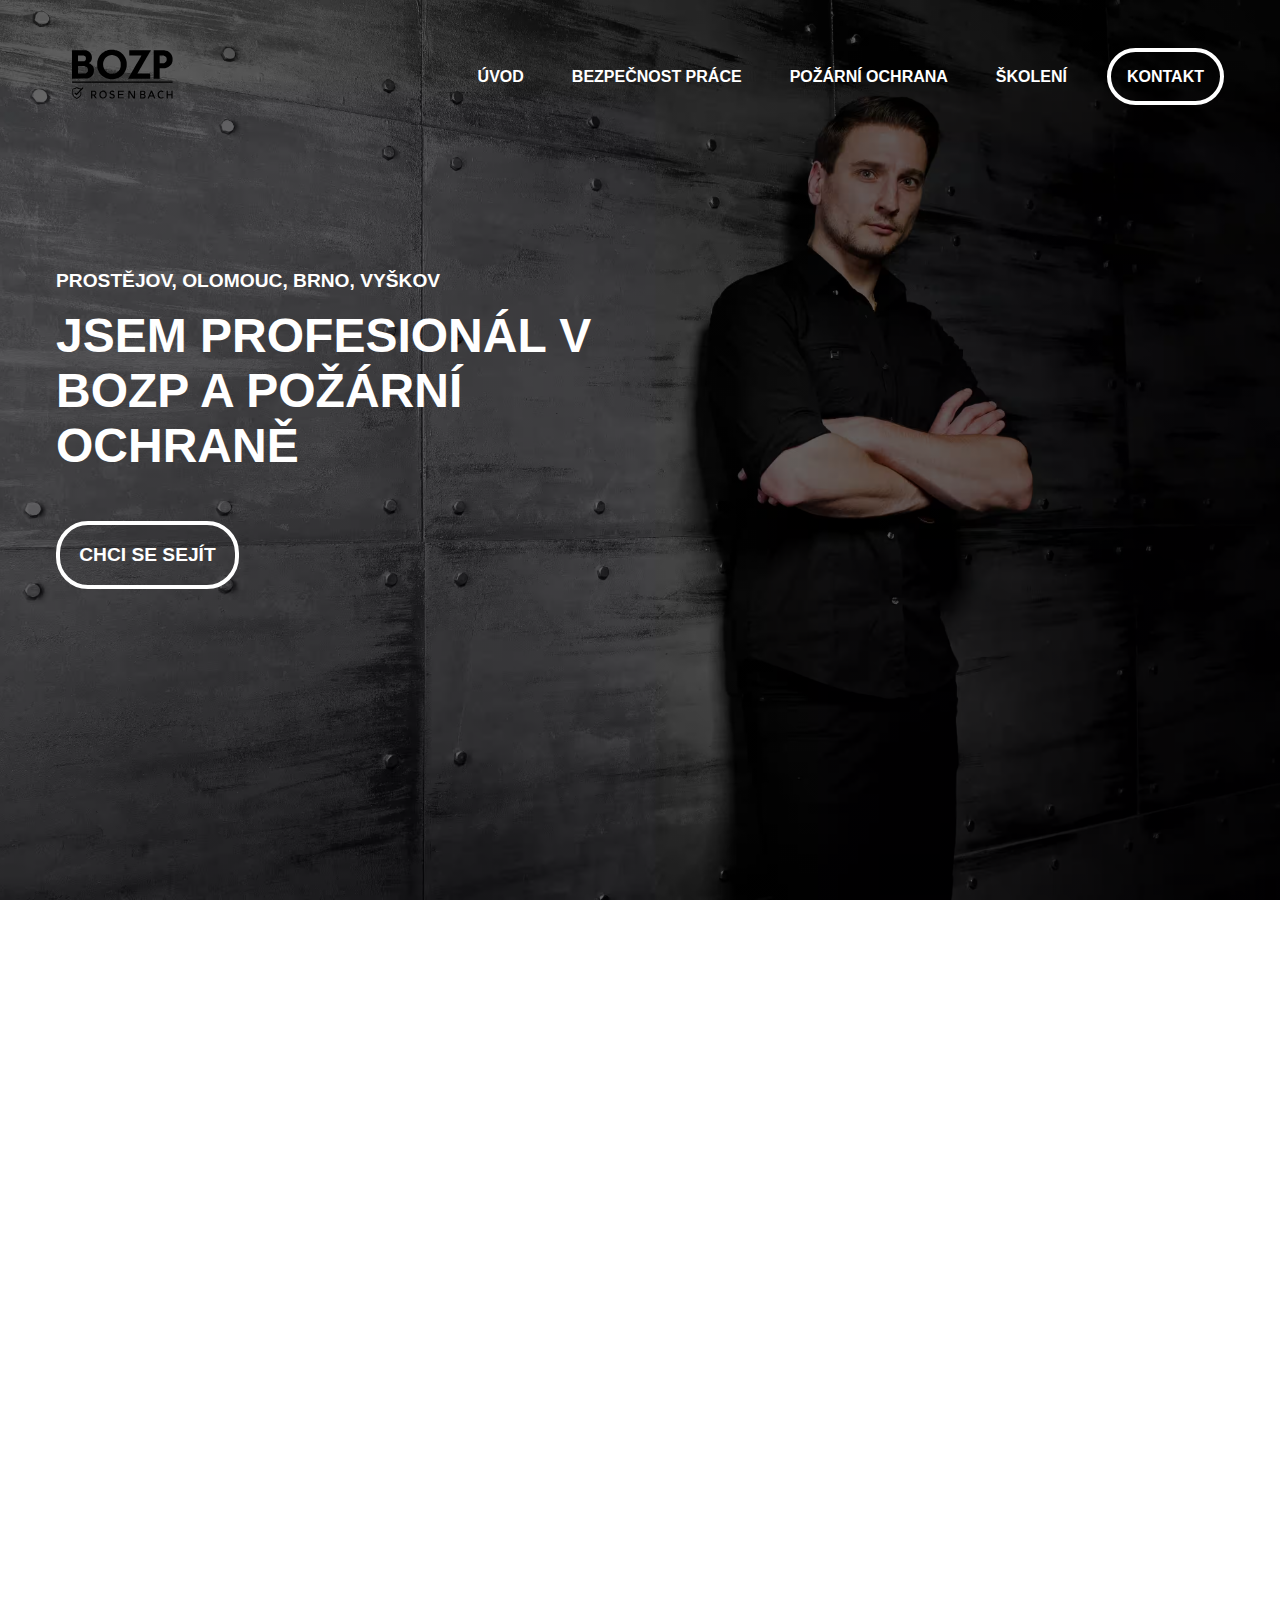
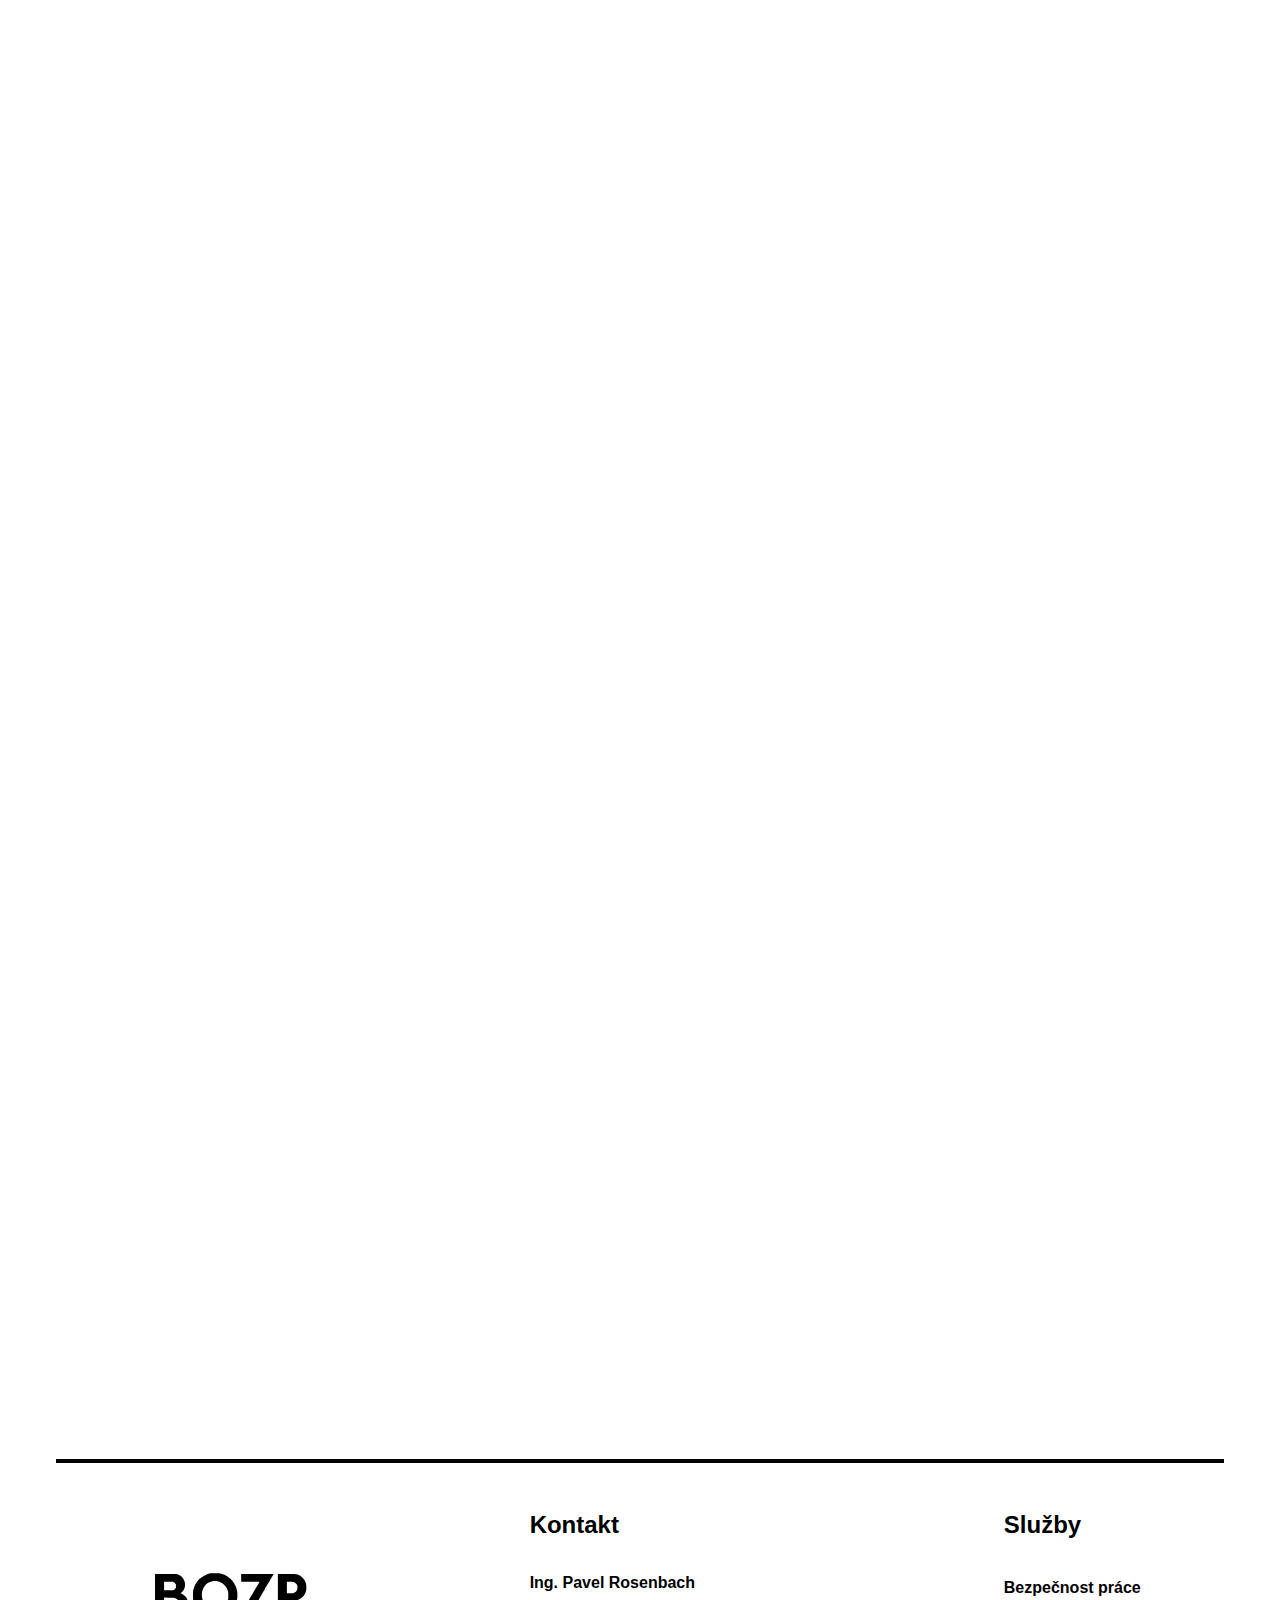
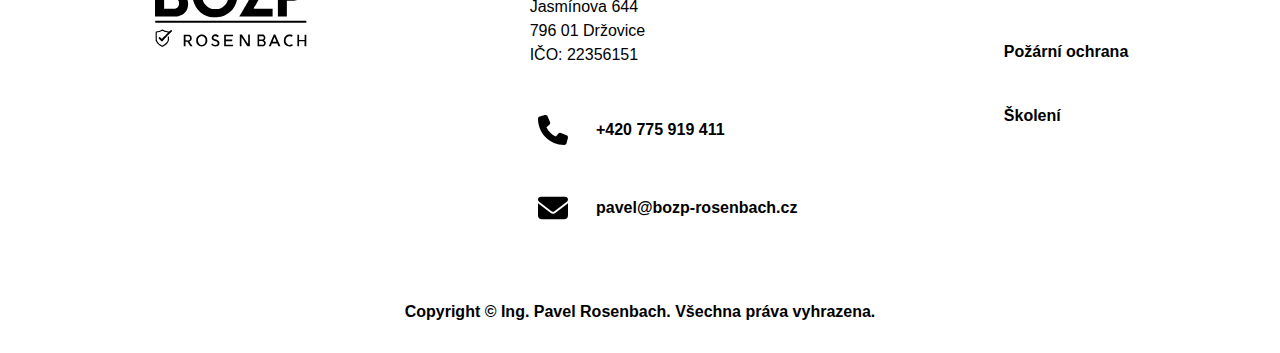
<file: index.html>
<!DOCTYPE html>
<html lang="cs">

<head>
    <meta charset="UTF-8">
    <meta name="viewport" content="width=device-width, initial-scale=1.0">
    <!-- <meta name="description" content="Zubní ordinace společnosti DENTEFECT s.r.o. v Přelouči. MUDr. Jiří Prokopec"> -->
    <meta name="robots" content="noindex, nofollow">
    <!-- <meta name="author" content="MUDr. Jiří Prokopec"> -->
    <!-- <title>Zubní ordinace MUDr. Jiří Prokopec v Přelouči | DENTEFECT s.r.o.</title> -->
    <!-- <link rel="preload" as="image" href="img/main-photo.avif"> -->
    <!-- <link rel="icon" href="img/dentefect.webp" type="image/webp"> -->
    <link rel="stylesheet" href="css/styly.css">
    <!-- <link rel="stylesheet" href="css/queries.css"> -->
    <!-- <link rel="canonical" href="https://www.dentefect.cz/"> -->

</head>
<body>
    <header class="wrapper">
        <div class="main-photo">
            <div class="row">
            <nav id="nav-bar" class="navbar">
                <a href="index.html" class="logo">
                    <img src="img/logo-black.svg" fetchpriority="high" loading="eager" width="150" height="150" alt="Rosenbach logo, na hlavní stránku">
                </a>
                <ul class="nav">
                    <li><a href="index.html">Úvod</a></li>
                    <li><a href="bezpecnost-prace.html">Bezpečnost práce</a></li>
                    <li><a href="pozarni-ochrana.html">Požární ochrana</a></li>
                    <li><a href="skoleni.html">Školení</a></li>
                    <li><a href="kontakt.html" class="coat">Kontakt</a></li>
                </ul>
                <button class="btn-mobile-nav" title="Menu">
                    <img src="img/menu-white.svg" class="icon-mobile-nav" name="menu" aria-hidden="true" fetchpriority="high" loading="eager" width="30" height="30" alt="ikona menu, otevřít"></img>
                    <img fetchpriority="low" loading="lazy" src="img/close.svg" class="icon-mobile-nav" name="close" aria-hidden="true" width="30" height="30" alt="ikona menu, zavřít"></img>
                </button>
            </nav>
            <div class="main-text">
                <p class="intro-text cities">Prostějov, Olomouc, Brno, Vyškov</p>
                <h1 class="introduction">Jsem profesionál v BOZP a požární ochraně</h1>
                <a href="kontakt.html" class="cta">Chci&nbsp;se&nbsp;sejít</a>
            </div>
            </div>
        </div>
    </header>

    <main class="wrapper">
        <!-- ABOUT-HELP -->
        <section class="about-help row">
            <div class="heading-main hidden">
                <h2>S čím vám mohu pomoci?</h2>
            </div>
            <div class="type-of-help hidden">
                <a class="help-box one" href="bezpecnost-prace.html">
                    <h3>Bezpečnost práce<br>(BOZP)</h3>
                    <p>Pomohu Vám zajistit bezpečnost a ochranu zdraví při práci dle zákona. Nabízím vypracování a aktualizaci dokumentace BOZP, kategorizaci prací, analýzu a vyhodnocení rizik, provádění kontrol pracovišť a poradenství v oblasti prevence. Pomohu v případě mimořádných událostí a během kontrol z Oblastního inspektorátu práce.</p>
                    <!-- <img src="img/shield-black.svg" fetchpriority="low" loading="lazy" width="120" height="120" alt=""> -->
                    <svg xmlns="http://www.w3.org/2000/svg" width="100" height="100" viewBox="0 0 512 512"><!--!Font Awesome Free 6.7.2 by @fontawesome - https://fontawesome.com License - https://fontawesome.com/license/free Copyright 2025 Fonticons, Inc.--><path d="M256 0c4.6 0 9.2 1 13.4 2.9L457.7 82.8c22 9.3 38.4 31 38.3 57.2c-.5 99.2-41.3 280.7-213.6 363.2c-16.7 8-36.1 8-52.8 0C57.3 420.7 16.5 239.2 16 140c-.1-26.2 16.3-47.9 38.3-57.2L242.7 2.9C246.8 1 251.4 0 256 0zm0 66.8l0 378.1C394 378 431.1 230.1 432 141.4L256 66.8s0 0 0 0z" fill="currentColor"/></svg>
                </a>
                <a class="help-box two" href="pozarni-ochrana.html">
                    <h3>Požární ochrana<br>(PO)</h3>
                    <p>Postarám se o požární ochranu vašeho pracoviště v souladu s platnými předpisy. Nabízím zpracování požární dokumentace, provádění pravidelných kontrol, odborné poradenství a zajištění požárních revizí. Pomohu s přípravou na kontrolu i se samotnou kontrolou z Hasičského záchranného sboru.</p>
                    <svg class="flame" xmlns="http://www.w3.org/2000/svg" width="100" height="100" viewBox="0 0 384 512"><!--!Font Awesome Free 6.7.2 by @fontawesome - https://fontawesome.com License - https://fontawesome.com/license/free Copyright 2025 Fonticons, Inc.--><path d="M153.6 29.9l16-21.3C173.6 3.2 180 0 186.7 0C198.4 0 208 9.6 208 21.3V43.5c0 13.1 5.4 25.7 14.9 34.7L307.6 159C356.4 205.6 384 270.2 384 337.7C384 434 306 512 209.7 512H192C86 512 0 426 0 320v-3.8c0-48.8 19.4-95.6 53.9-130.1l3.5-3.5c4.2-4.2 10-6.6 16-6.6C85.9 176 96 186.1 96 198.6V288c0 35.3 28.7 64 64 64s64-28.7 64-64v-3.9c0-18-7.2-35.3-19.9-48l-38.6-38.6c-24-24-37.5-56.7-37.5-90.7c0-27.7 9-54.8 25.6-76.9z" fill="currentColor"/></svg>
                </a>
                <a class="help-box last" href="skoleni.html">
                    <h3>Školení<br><br></h3>
                    <p>Zajišťuji školení zaměstnanců i vedoucích pracovníků v oblasti BOZP a PO v souladu s platnou legislativou. Nabízím vstupní, opakovaná i specializovaná školení, která probíhají s důrazem na srozumitelnost a praktické využití.</p>
                   <!-- <img src="img/shield.svg" fetchpriority="low" loading="lazy" width="120" height="120" alt=""> -->
                   <svg xmlns="http://www.w3.org/2000/svg" width="100" height="100" viewBox="0 0 448 512"><!--!Font Awesome Free 6.7.2 by @fontawesome - https://fontawesome.com License - https://fontawesome.com/license/free Copyright 2025 Fonticons, Inc.--><path d="M96 0C43 0 0 43 0 96L0 416c0 53 43 96 96 96l288 0 32 0c17.7 0 32-14.3 32-32s-14.3-32-32-32l0-64c17.7 0 32-14.3 32-32l0-320c0-17.7-14.3-32-32-32L384 0 96 0zm0 384l256 0 0 64L96 448c-17.7 0-32-14.3-32-32s14.3-32 32-32zm32-240c0-8.8 7.2-16 16-16l192 0c8.8 0 16 7.2 16 16s-7.2 16-16 16l-192 0c-8.8 0-16-7.2-16-16zm16 48l192 0c8.8 0 16 7.2 16 16s-7.2 16-16 16l-192 0c-8.8 0-16-7.2-16-16s7.2-16 16-16z" fill="currentColor"/></svg>
                </a>
            </div>
        </section>
        <section class="about me row">
            <div class="article">
                <div class="text hidden-left">
                    <h3>O mně</h3>
                    <article>
                        <p>Jmenuji se <span class="bold-text">Pavel Rosenbach</span> a působím jako <span class="bold-text">Odborně způsobilá osoba v prevenci rizik (OZO)</span> dle §10 zákona č. 309/2006 Sb. a <span class="bold-text">Technik požární ochrany (PO)</span> dle §11 zákona č. 133/1985 Sb. Bezpečnost a prevence rizik jsou oblastmi, kterým se věnuji dlouhodobě. Po mnoho let jsem pracoval na vedoucí pozici v prostředí, kde bylo klíčové předcházet rizikům a přijímat účinná opatření k jejich minimalizaci. Díky těmto zkušenostem nyní pomáhám firmám i jednotlivcům zajistit bezpečné a legislativně vyhovující pracovní prostředí.</p>
                    </article>
                </div>
                <img class="hidden-right" src="img/skoleni.avif" fetchpriority="low" loading="lazy" width="456" height="341" alt="ordinace dentefect">
            </div>
        </section>
        <!-- WHY-ME -->
        <section class="why-me">
            <div class="row">
                <div class="heading-main hidden">
                    <h2>Proč si vybrat zrovna mě</h2>
                </div>
                <div class="text hidden">
                    <article>Ve světě bezpečnosti a požární ochrany neexistuje univerzální řešení – každé pracoviště má svá specifika a vyžaduje individuální přístup. Právě na ten kladu největší důraz. Nabízím <span class="bold-text">flexibilitu</span>, abych se přizpůsobil vašim potřebám, <span class="bold-text">transparentnost</span>, aby bylo vše jasné a srozumitelné, a <span class="bold-text">osobní přístup</span>, protože vím, že prevence není jen o papírech, ale o reálném bezpečí lidí i majetku. Se mnou získáte spolehlivého partnera, který se postará o vaši bezpečnost efektivně a v souladu s platnou legislativou.</article>
                </div>
                <div class="type-of-help">
                    <div class="why-me-box">
                        <img src="img/flexible.svg" fetchpriority="low" loading="lazy" width="76" height="76" alt="">
                        <div class="box-text">
                            <h3>Flexibilita</h3>
                            <p>Přizpůsobím se Vašim časovým i provozním možnostem. Nabízím individuální řešení na míru, ať už jde o dokumentaci, kontroly nebo školení.</p>
                        </div>
                    </div>
                    <div class="why-me-box">
                        <img src="img/transparency.svg" fetchpriority="low" loading="lazy" width="76" height="76" alt="">
                        <div class="box-text">
                            <h3>Transparentnost</h3>
                            <p>Jednám na rovinu a bez skrytých podmínek. Vždy víte, co a proč dělám, a máte jasný přehled o všech krocích i nákladech.</p>
                        </div>
                    </div>
                    <div class="why-me-box last">
                        <img src="img/inovation.svg" fetchpriority="low" loading="lazy" width="76" height="76" alt="">
                        <div class="box-text">
                            <h3>Inovace</h3>
                            <p>Sleduji nejnovější legislativní změny a moderní přístupy. Díky tomu vám mohu nabídnout efektivní řešení, která odpovídají aktuálním požadavkům a trendům v prevenci rizik.</p>
                        </div>
                    </div>
                </div>
            </div>
        </section>
    </main>
    <footer>
        <div class="row">
            <div class="footer-content">
                <a href="index.html" class="footer-logo"><img src="img/logo-black.svg" fetchpriority="low" loading="lazy" width="200" height="200" alt="Rosenbach logo, na hlavní stránku"></a>
                <div class="contact-column">
                    <h3>Kontakt</h3>
                    <div class="info">  
                        <p><strong>Ing. Pavel Rosenbach</strong></p>
                        <p>Jasmínova 644</p>
                        <p>796 01 Držovice</p>
                        <p>IČO: 22356151</p>
                    </div>
                    <img fetchpriority="low" loading="lazy" src="img/phone.svg" alt="telefon ikona" width="46" height="30">
                    <a href="callto:+420775919411">+420 775 919 411</a>
                    <img fetchpriority="low" loading="lazy" src="img/envelope.svg" alt="obálka ikona" width="46" height="30">
                    <a href="mailto:pavel@bozp-rosenbach.cz">pavel@bozp-rosenbach.cz</a>
                </div>
                <div class="offers-column">
                    <h3>Služby</h3>
                    <a href="bezpecnost-prace.html">Bezpečnost práce</a>
                    <a href="pozarni-ochrana.html">Požární ochrana</a>
                    <a href="skoleni.html">Školení</a>
                </div>
            </div>
            <p class="copyright">Copyright &copy; Ing. Pavel Rosenbach. Všechna práva vyhrazena.</p>
            <!-- <div class="author">
                <a href="https://www.linkedin.com/in/ivan-bastl-85846b306/" target="_blank">B_webdesign</a>
            </div> -->
        </div>
    </footer>
    <script src="js/script.js" async></script>
</body>
</html>
</file>
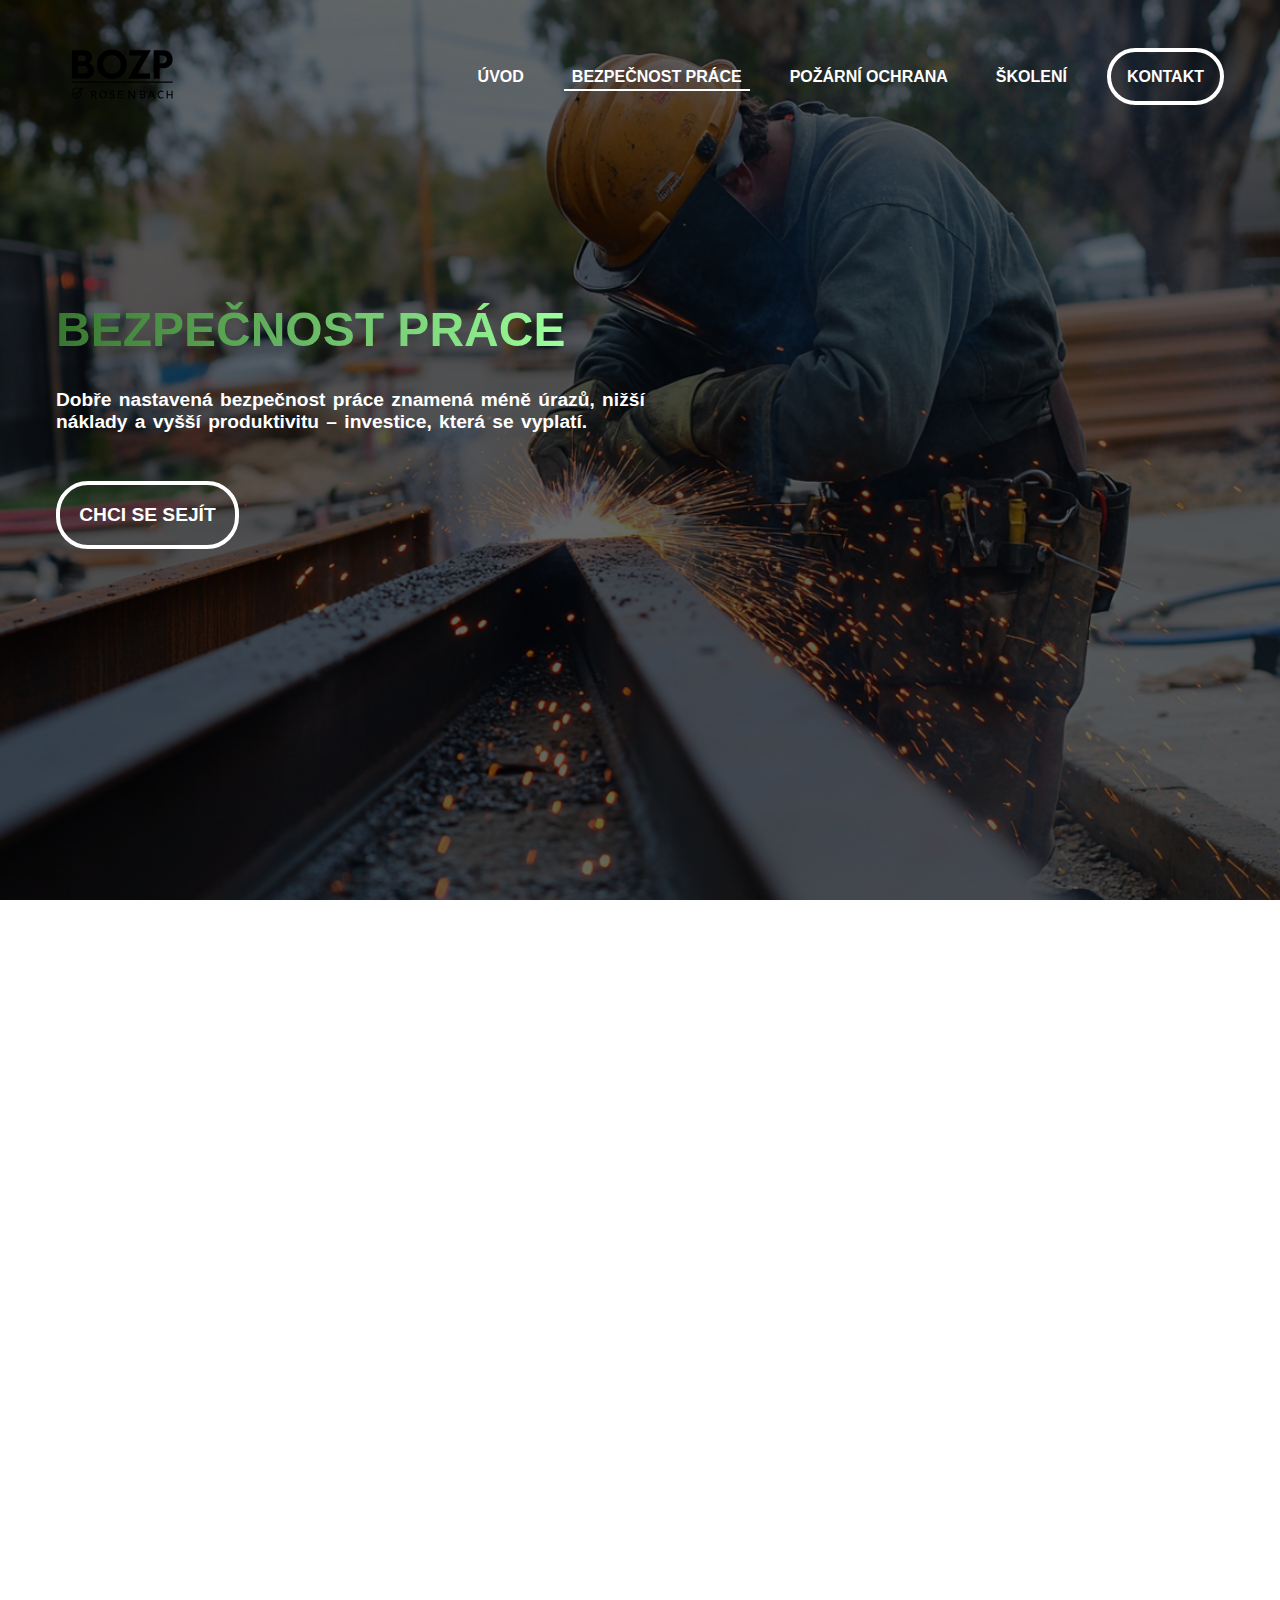
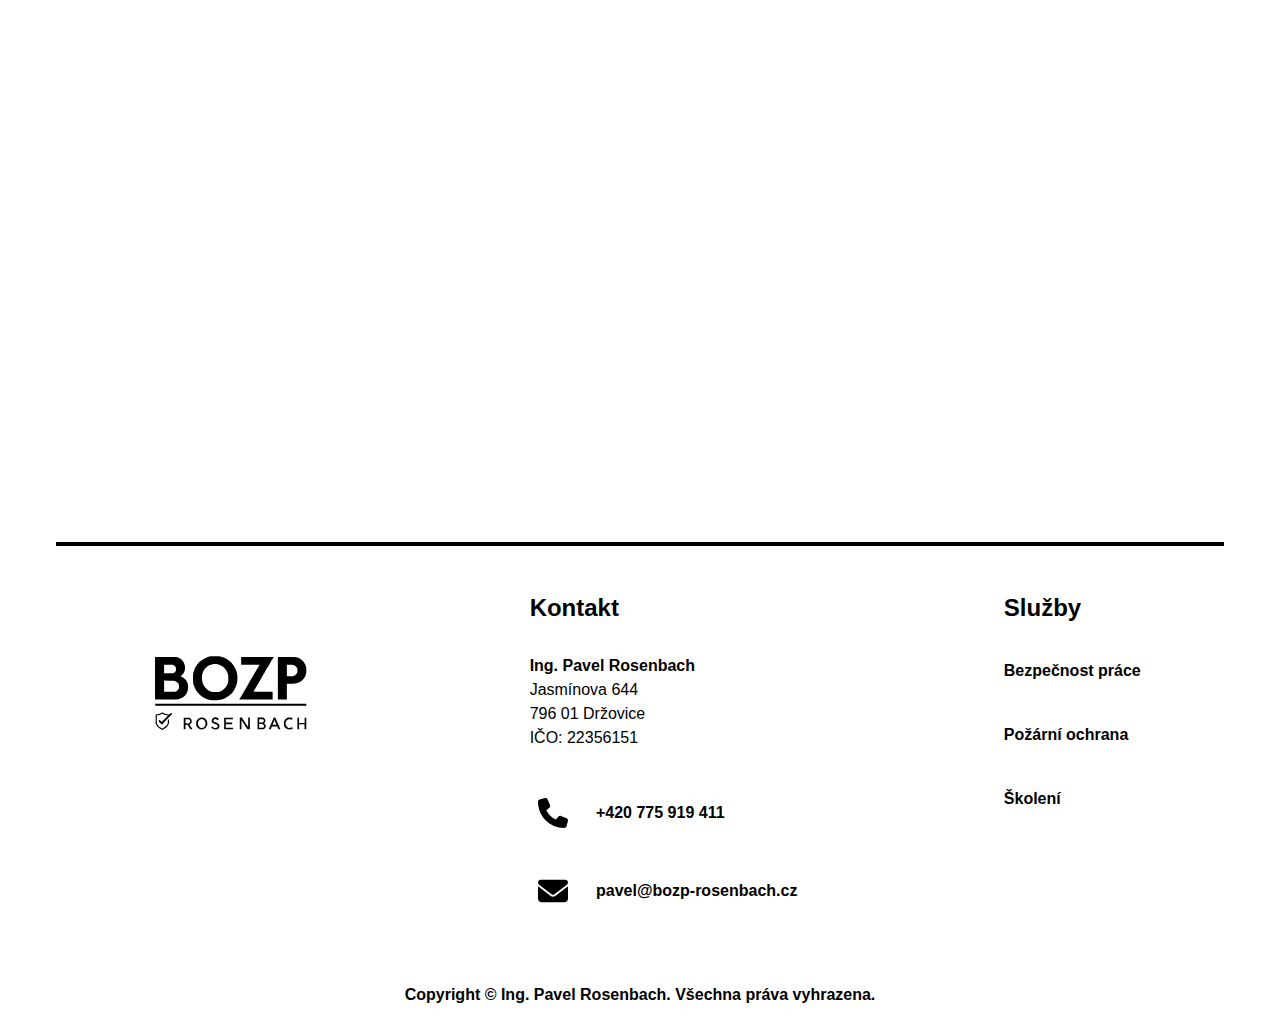
<file: bezpecnost-prace.html>
<!DOCTYPE html>
<html lang="cs">

<head>
    <meta charset="UTF-8">
    <meta name="viewport" content="width=device-width, initial-scale=1.0">
    <!-- <meta name="description" content="Zubní ordinace společnosti DENTEFECT s.r.o. v Přelouči. MUDr. Jiří Prokopec"> -->
    <!-- <meta name="keywords" content="Prokopec, Přelouč, DENTEFECT, zubař"> -->
    <meta name="robots" content="noindex, nofollow">
    <!-- <meta name="author" content="MUDr. Jiří Prokopec"> -->
    <!-- <title>Zubní ordinace MUDr. Jiří Prokopec v Přelouči | DENTEFECT s.r.o.</title> -->
    <!-- <link rel="preload" as="image" href="img/main-photo.avif"> -->
    <!-- <link rel="icon" href="img/dentefect.webp" type="image/webp"> -->
    <link rel="stylesheet" href="css/styly.css">
    <!-- <link rel="stylesheet" href="css/queries.css"> -->
    <!-- <link rel="canonical" href="https://www.dentefect.cz/"> -->

</head>
<body>
    <header class="wrapper">
        <div class="main-photo bozp">
            <div class="row">
                <nav id="nav-bar" class="navbar">
                    <a href="index.html" class="logo">
                        <img src="img/logo-black.svg" fetchpriority="high" loading="eager" width="150" height="150" alt="Rosenbach logo, na hlavní stránku">
                    </a>
                    <ul class="nav">
                        <li><a href="index.html">Úvod</a></li>
                        <li><a href="bezpecnost-prace.html" class="active">Bezpečnost práce</a></li>
                        <li><a href="pozarni-ochrana.html">Požární ochrana</a></li>
                        <li><a href="skoleni.html">Školení</a></li>
                        <li><a href="kontakt.html" class="coat">Kontakt</a></li>
                    </ul>
                    <button class="btn-mobile-nav" title="Menu">
                        <img src="img/menu-white.svg" class="icon-mobile-nav" name="menu" aria-hidden="true" fetchpriority="high" loading="eager" width="30" height="30" alt="ikona menu, otevřít"></img>
                        <img fetchpriority="low" loading="lazy" src="img/close.svg" class="icon-mobile-nav" name="close" aria-hidden="true" width="30" height="30" alt="ikona menu, zavřít"></img>
                    </button>
                </nav>
                <div class="main-text bozp">
                    <h1 class="introduction">Bezpečnost práce</h1>
                    <p class="intro-text bozp">Dobře nastavená bezpečnost práce znamená méně úrazů, nižší náklady a vyšší produktivitu – investice, která se vyplatí.</p>
                    <a href="kontakt.html" class="cta">Chci&nbsp;se&nbsp;sejít</a>
                </div>
            </div>
        </div>
    </header>

    <main class="wrapper">
        <!-- ABOUT-BOZP -->
        <section class="about bozp row">
            <div class="article">
                <div class="text hidden-left">
                    <h2>Komplexní zajištění systému BOZP</h2>
                    <article>
                        <p>V oblasti <span class="bold-text">BOZP</span> vám pomohu splnit veškeré zákonné povinnosti a vytvořit bezpečné pracovní prostředí. Zajišťuji <span class="bold-text">vypracování a aktualizaci dokumentace BOZP, identifikaci a vyhodnocení rizik</span>, kategorizaci prací a pravidelné <span class="bold-text">kontroly pracovišť</span>. Pomohu vám s nastavením <span class="bold-text">preventivních opatření</span>, aby se rizika minimalizovala, a zajistím soulad s platnou legislativou.</p>
                        <p>Součástí mých služeb jsou také <span class="bold-text">pravidelné audity a odborné poradenství</span>, které Vám pomohou předcházet pracovním úrazům a snížit riziko sankcí ze strany kontrolních orgánů. V případě vzniku pracovního úrazu Vám pomohu s jeho šetřením a nastavením nápravných opatření. Vše přizpůsobuji konkrétním podmínkám Vaší firmy, aby byla bezpečnost práce nejen splněnou povinností, ale skutečným přínosem pro Vaše podnikání.</p>
                    </article>
                </div>
                <img class="hidden-right" src="img/bozp-helmet.png" fetchpriority="low" loading="lazy" width="456" height="341" alt="ordinace dentefect">
            </div>
        </section>
        <section class="help-bozp">
            <div class="row">
                <div class="heading-main hidden">
                    <h2>Pomoc při mimořádné události</h2>
                </div>
                <div class="text hidden">
                    <article>Pro stálé zákazníky zajišťuji asistenci při <span class="bold-text">šetření pracovních úrazů</span> a při kontrolách z úrovně <span class="bold-text">Oblastního inspektorátu práce</span> nebo <span class="bold-text">Krajské hygienické stanice</span>.</article>
                </div>
            </div>
        </section>
    </main>
    <footer>
        <div class="row">
            <div class="footer-content">
                <a href="index.html" class="footer-logo"><img src="img/logo-black.svg" fetchpriority="low" loading="lazy" width="200" height="200" alt=""></a>
                <div class="contact-column">
                    <h3>Kontakt</h3>
                    <div class="info">  
                        <p><strong>Ing. Pavel Rosenbach</strong></p>
                        <p>Jasmínova 644</p>
                        <p>796 01 Držovice</p>
                        <p>IČO: 22356151</p>
                    </div>
                    <img fetchpriority="low" loading="lazy" src="img/phone.svg" alt="telefon ikona" width="46" height="30">
                    <a href="callto:+420775919411">+420 775 919 411</a>
                    <img fetchpriority="low" loading="lazy" src="img/envelope.svg" alt="obálka ikona" width="46" height="30">
                    <a href="mailto:pavel@bozp-rosenbach.cz">pavel@bozp-rosenbach.cz</a>
                </div>
                <div class="offers-column">
                    <h3>Služby</h3>
                    <a href="bezpecnost-prace.html">Bezpečnost práce</a>
                    <a href="pozarni-ochrana.html">Požární ochrana</a>
                    <a href="skoleni.html">Školení</a>
                </div>
            </div>
            <p class="copyright">Copyright &copy; Ing. Pavel Rosenbach. Všechna práva vyhrazena.</p>
            <!-- <div class="author">
                <a href="https://www.linkedin.com/in/ivan-bastl-85846b306/" target="_blank">B_webdesign</a>
            </div> -->
        </div>
    </footer>
    <script src="js/script.js" async></script>
</body>
</html>
</file>
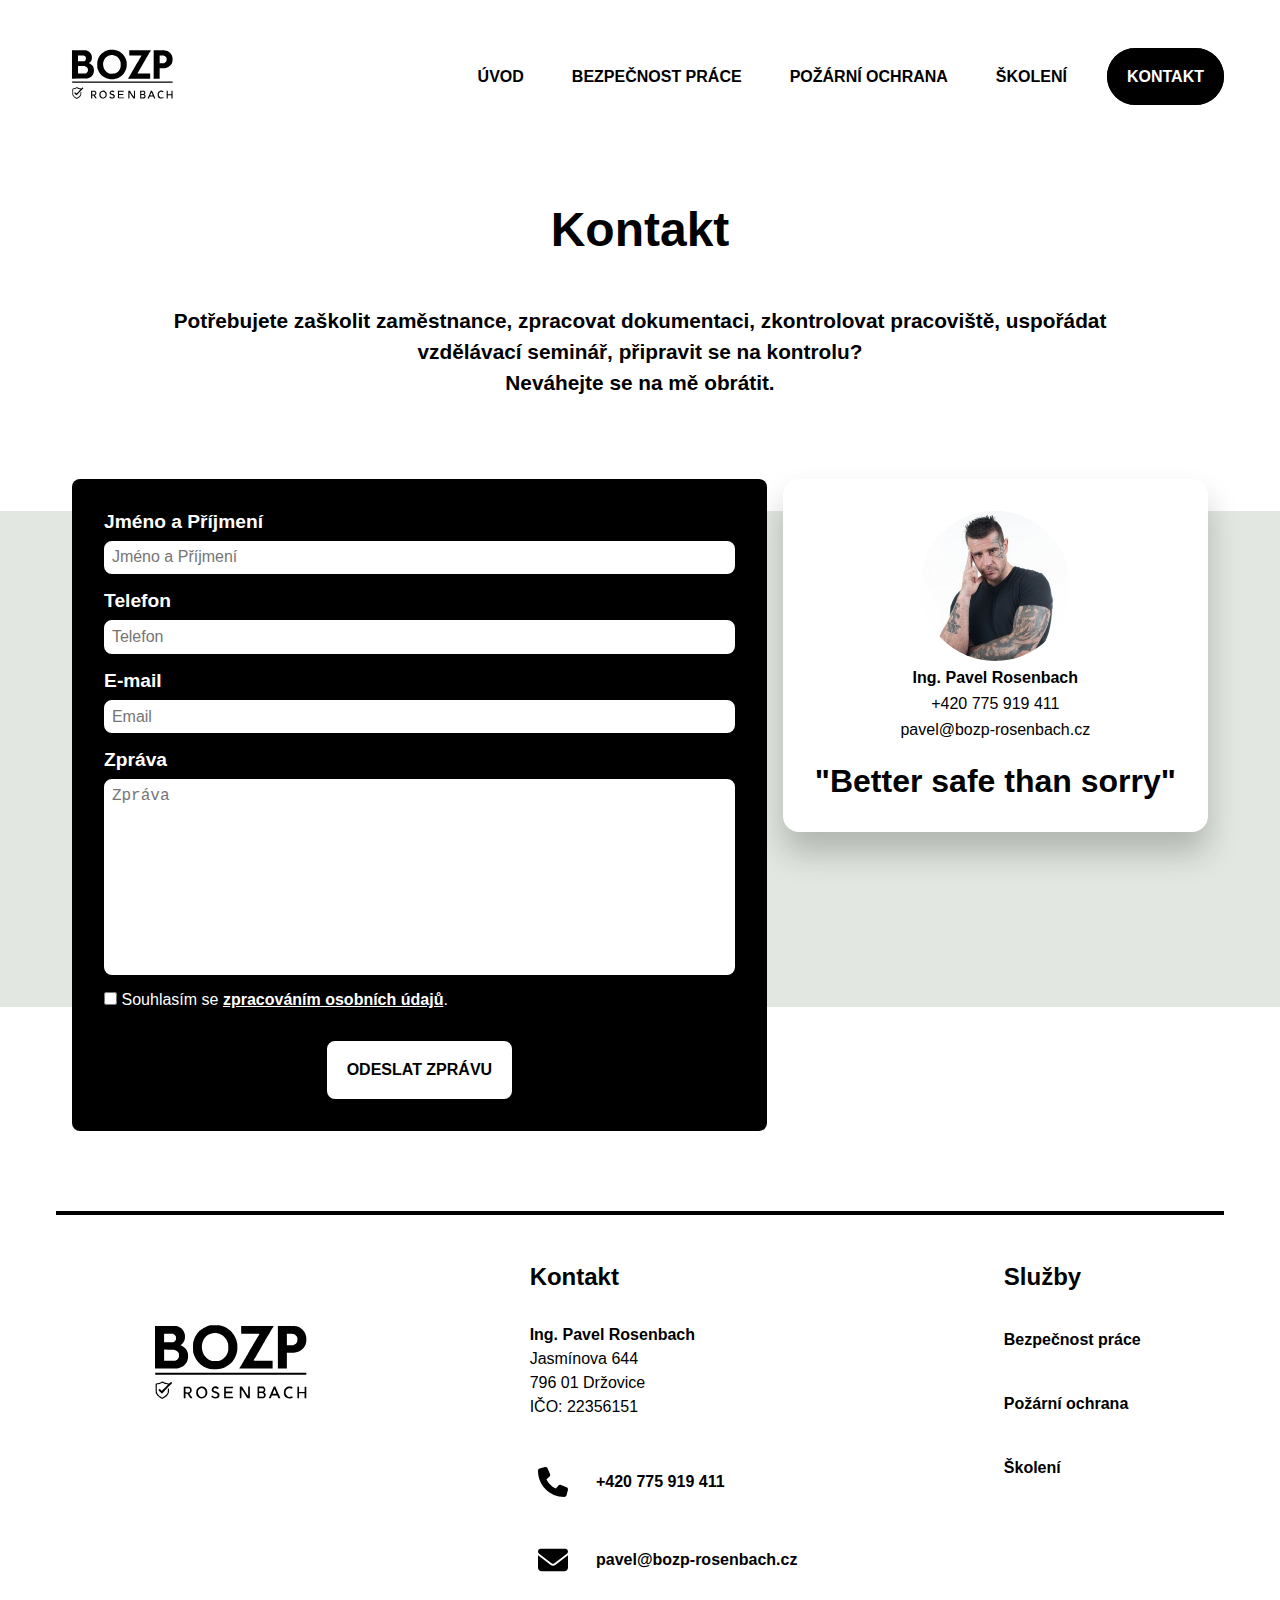
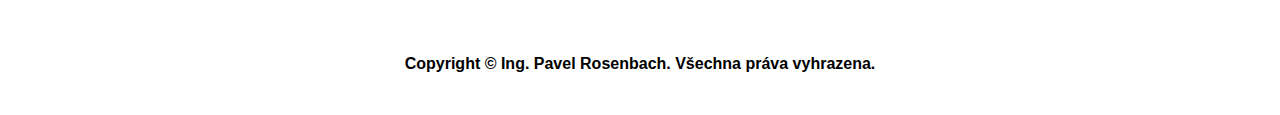
<file: kontakt.html>
<!DOCTYPE html>
<html lang="cs">

<head>
    <meta charset="UTF-8">
    <meta name="viewport" content="width=device-width, initial-scale=1.0">
    <!-- <meta name="description" content="Zubní ordinace společnosti DENTEFECT s.r.o. v Přelouči. MUDr. Jiří Prokopec"> -->
    <!-- <meta name="keywords" content="Prokopec, Přelouč, DENTEFECT, zubař"> -->
    <meta name="robots" content="noindex, nofollow">
    <!-- <meta name="author" content="MUDr. Jiří Prokopec"> -->
    <!-- <title>Zubní ordinace MUDr. Jiří Prokopec v Přelouči | DENTEFECT s.r.o.</title> -->
    <!-- <link rel="preload" as="image" href="img/main-photo.avif"> -->
    <!-- <link rel="icon" href="img/dentefect.webp" type="image/webp"> -->
    <link rel="stylesheet" href="css/styly.css">
    <!-- <link rel="stylesheet" href="css/queries.css"> -->
    <!-- <link rel="canonical" href="https://www.dentefect.cz/"> -->

</head>
<body>
    <header class="wrapper">
            <div class="row">
                <nav id="nav-bar" class="navbar">
                    <a href="index.html" class="logo">
                        <img src="img/logo-black.svg" fetchpriority="high" loading="eager" width="150" height="150" alt="Rosenbach logo, na hlavní stránku">
                    </a>
                    <ul class="nav">
                        <li><a href="index.html" class="reverse">Úvod</a></li>
                        <li><a href="bezpecnost-prace.html" class="reverse">Bezpečnost práce</a></li>
                        <li><a href="pozarni-ochrana.html" class="reverse">Požární ochrana</a></li>
                        <li><a href="skoleni.html" class="reverse">Školení</a></li>
                        <li><a href="kontakt.html" class="active reverse coat">Kontakt</a></li>
                    </ul>
                    <button class="btn-mobile-nav" title="Menu">
                        <img src="img/menu-black.svg" class="icon-mobile-nav" name="menu" aria-hidden="true" fetchpriority="high" loading="eager" width="30" height="30" alt="ikona menu, otevřít"></img>
                        <img fetchpriority="low" loading="lazy" src="img/close.svg" class="icon-mobile-nav" name="close" aria-hidden="true" width="30" height="30" alt="ikona menu, zavřít"></img>
                    </button>
                </nav>
                <div class="contact">
                    <h1 class="introduction">Kontakt</h1>
                </div>
            </div>
    </header>

    <main class="wrapper">
        <!-- ABOUT-TRAINING -->
        <section class="contact-page row">
            <!-- <div class="row"> -->
                <div class="text hidden">
                    <p>Potřebujete zaškolit zaměstnance, zpracovat dokumentaci, zkontrolovat pracoviště, uspořádat vzdělávací seminář, připravit se na kontrolu?</p>
                    <p>Neváhejte se na mě obrátit.</p>
                </div>
            <!-- </div> -->
        </section>
        <section class="contact-form-background">
            <div class="contact-form row">
                <form action="https://submit-form.com/OK6l55eZS" class="contact-form-area">
                    <div class="form-group">
                        <label for="name">Jméno a Příjmení</label>
                        <input type="text" id="name" name="name" placeholder="Jméno a Příjmení" required=""/></div>
                    <div class="form-group">
                        <label for="phone">Telefon</label>
                        <input type="tel" id="tel" name="tel" placeholder="Telefon" required=""/>
                    </div>
                    <div class="form-group">
                        <label for="email">E-mail</label>
                        <input type="email" id="email" name="email" placeholder="Email" required=""/>
                    </div>
                    <div class="form-group">
                        <label for="message">Zpráva</label>
                        <textarea id="message" name="message" placeholder="Zpráva" required="" cols="60" rows="10"></textarea>
                    </div>
                    <label>
                        <input type="checkbox" required>
                        Souhlasím se 
                        <a href="xxx" target="_blank">zpracováním osobních údajů</a>.
                    </label>
                    <button type="submit">Odeslat zprávu</button>
                </form>
                <div class="profile">
                    <img src="img/rosenbach2.jpg" width="150" height="150" alt="">
                    <p>Ing. Pavel Rosenbach</p>
                    <a href="callto:+420775919411">+420 775 919 411</a>
                    <a href="mailto:pavel@bozp-rosenbach.cz">pavel@bozp-rosenbach.cz</a>
                    <p class="quote">"Better&nbsp;safe&nbsp;than&nbsp;sorry"</p>
                </div>
            </div>
        </section>
    </main>
    <footer>
        <div class="row">
            <div class="footer-content">
                <a href="index.html" class="footer-logo"><img src="img/logo-black.svg" fetchpriority="low" loading="lazy" width="200" height="200" alt=""></a>
                <div class="contact-column">
                    <h3>Kontakt</h3>
                    <div class="info">  
                        <p><strong>Ing. Pavel Rosenbach</strong></p>
                        <p>Jasmínova 644</p>
                        <p>796 01 Držovice</p>
                        <p>IČO: 22356151</p>
                    </div>
                    <img fetchpriority="low" loading="lazy" src="img/phone.svg" alt="telefon ikona" width="46" height="30">
                    <a href="callto:+420775919411">+420 775 919 411</a>
                    <img fetchpriority="low" loading="lazy" src="img/envelope.svg" alt="obálka ikona" width="46" height="30">
                    <a href="mailto:pavel@bozp-rosenbach.cz">pavel@bozp-rosenbach.cz</a>
                </div>
                <div class="offers-column">
                    <h3>Služby</h3>
                    <a href="bezpecnost-prace.html">Bezpečnost práce</a>
                    <a href="pozarni-ochrana.html">Požární ochrana</a>
                    <a href="skoleni.html">Školení</a>
                </div>
            </div>
            <p class="copyright">Copyright &copy; Ing. Pavel Rosenbach. Všechna práva vyhrazena.</p>
            <!-- <div class="author">
                <a href="https://www.linkedin.com/in/ivan-bastl-85846b306/" target="_blank">B_webdesign</a>
            </div> -->
        </div>
    </footer>
    <script src="js/script.js" async></script>
</body>
</html>
</file>
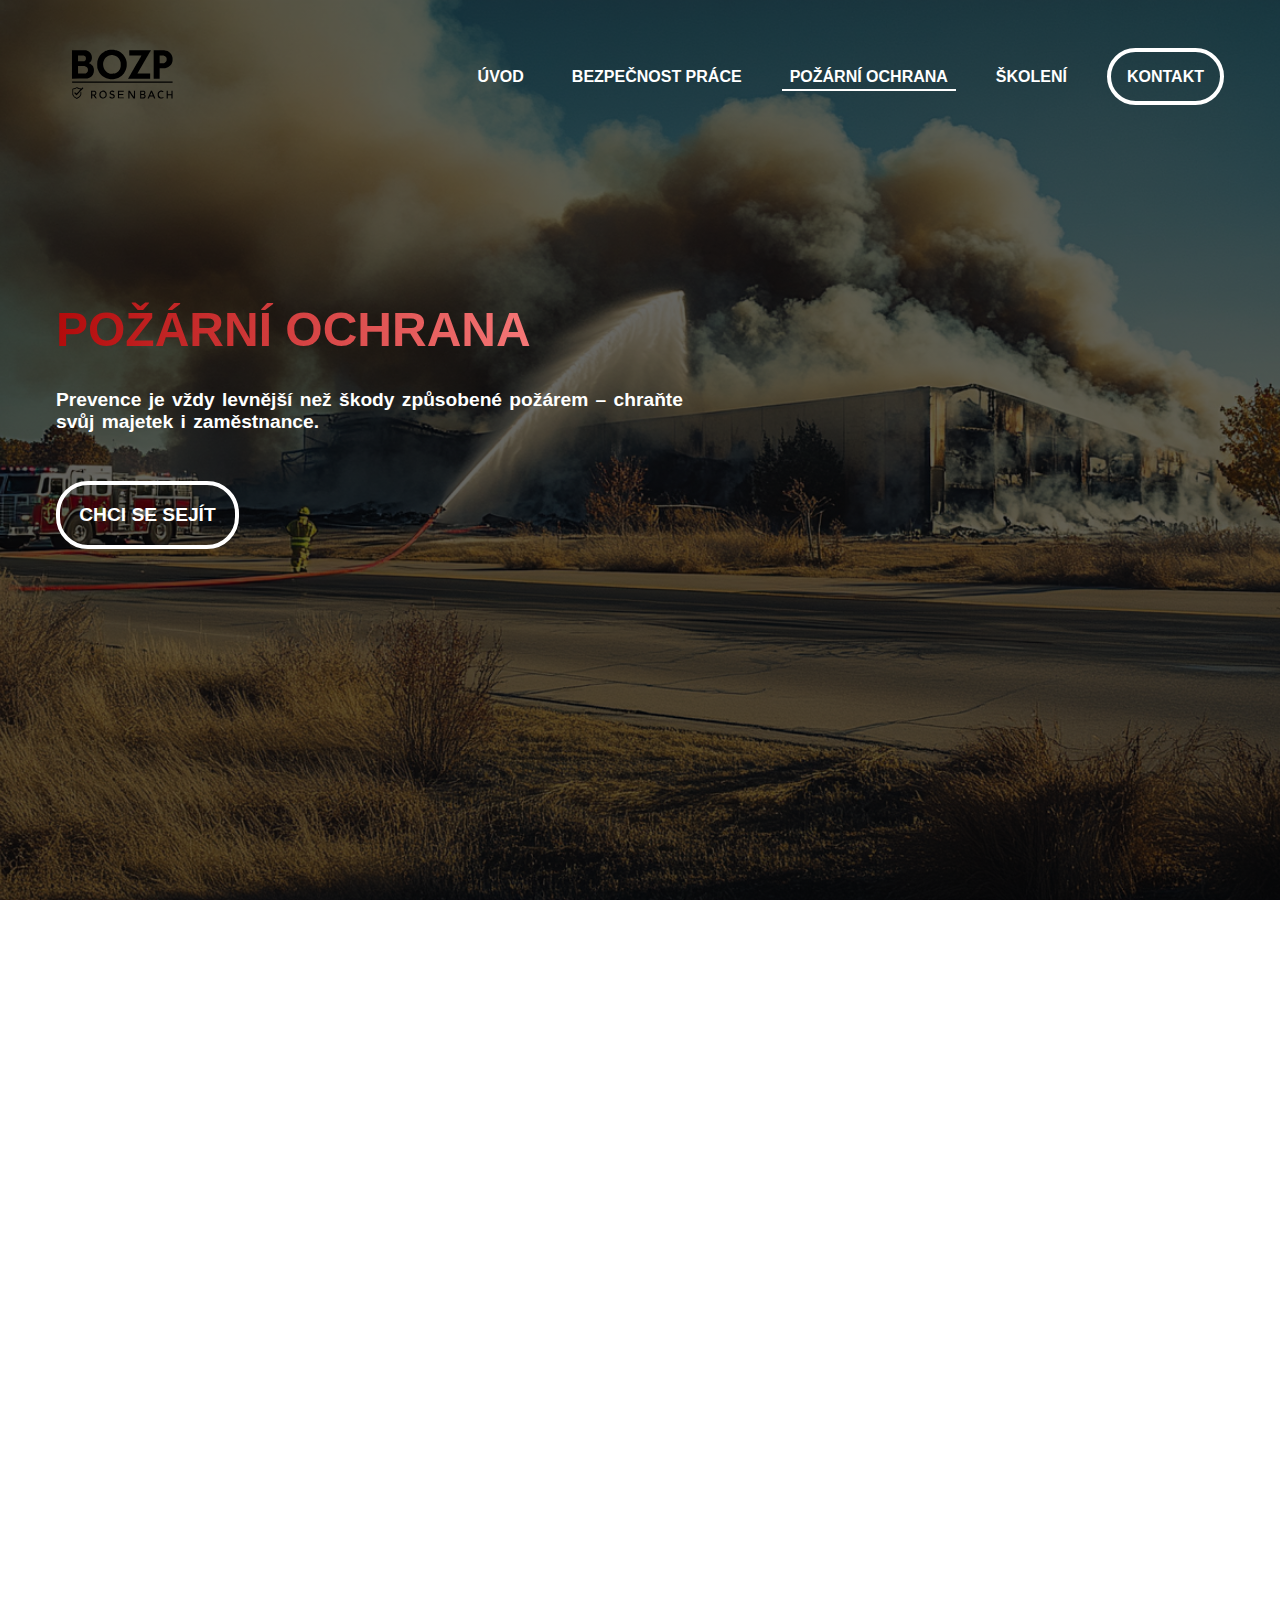
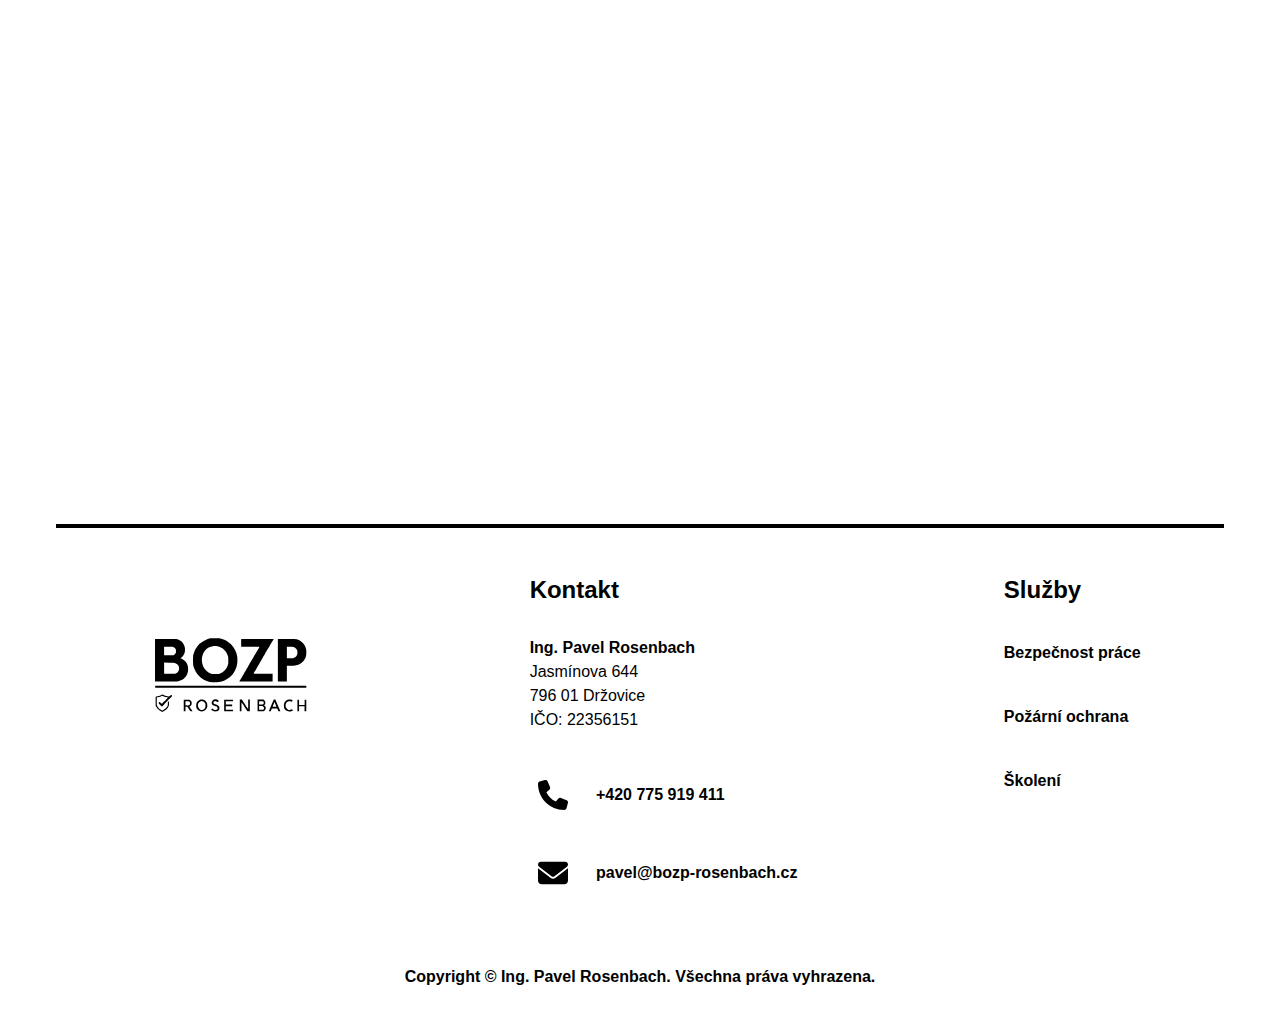
<file: pozarni-ochrana.html>
<!DOCTYPE html>
<html lang="cs">

<head>
    <meta charset="UTF-8">
    <meta name="viewport" content="width=device-width, initial-scale=1.0">
    <!-- <meta name="description" content="Zubní ordinace společnosti DENTEFECT s.r.o. v Přelouči. MUDr. Jiří Prokopec"> -->
    <!-- <meta name="keywords" content="Prokopec, Přelouč, DENTEFECT, zubař"> -->
    <meta name="robots" content="noindex, nofollow">
    <!-- <meta name="author" content="MUDr. Jiří Prokopec"> -->
    <!-- <title>Zubní ordinace MUDr. Jiří Prokopec v Přelouči | DENTEFECT s.r.o.</title> -->
    <!-- <link rel="preload" as="image" href="img/main-photo.avif"> -->
    <!-- <link rel="icon" href="img/dentefect.webp" type="image/webp"> -->
    <link rel="stylesheet" href="css/styly.css">
    <!-- <link rel="stylesheet" href="css/queries.css"> -->
    <!-- <link rel="canonical" href="https://www.dentefect.cz/"> -->

</head>
<body>
    <header class="wrapper">
        <div class="main-photo po">
            <div class="row">
                <nav id="nav-bar" class="navbar">
                    <a href="index.html" class="logo">
                        <img src="img/logo-black.svg" fetchpriority="high" loading="eager" width="150" height="150" alt="Rosenbach logo, na hlavní stránku">
                    </a>
                    <ul class="nav">
                        <li><a href="index.html">Úvod</a></li>
                        <li><a href="bezpecnost-prace.html" >Bezpečnost práce</a></li>
                        <li><a class="active" href="pozarni-ochrana.html">Požární ochrana</a></li>
                        <li><a href="skoleni.html">Školení</a></li>
                        <li><a href="kontakt.html" class="coat">Kontakt</a></li>
                    </ul>
                    <button class="btn-mobile-nav" title="Menu">
                        <img src="img/menu-white.svg" class="icon-mobile-nav" name="menu" aria-hidden="true" fetchpriority="high" loading="eager" width="30" height="30" alt="ikona menu, otevřít"></img>
                        <img fetchpriority="low" loading="lazy" src="img/close.svg" class="icon-mobile-nav" name="close" aria-hidden="true" width="30" height="30" alt="ikona menu, zavřít"></img>
                    </button>
                </nav>
                <div class="main-text bozp po">
                    <h1 class="introduction">Požární ochrana</h1>
                    <p class="intro-text bozp">Prevence je vždy levnější než škody způsobené požárem – chraňte svůj majetek i zaměstnance.</p>
                    <a href="kontakt.html" class="cta">Chci&nbsp;se&nbsp;sejít</a>
                </div>
            </div>
        </div>
    </header>

    <main class="wrapper">
        <!-- ABOUT-HELP -->
        <section class="about bozp po row">
            <div class="article">
                <div class="text hidden-left">
                    <h2>Komplexní zajištění oblasti PO</h2>
                    <article>
                        <p>Pomohu vám splnit veškeré povinnosti vyplývající z platné legislativy a zajistit bezpečné prostředí na pracovišti. Zajišťuji <span class="bold-text">zpracování a aktualizaci požární dokumentace</span>, včetně požárních řádů, evakuačních plánů a začlenění provozoven do kategorií požárního nebezpečí. Pravidelně provádím <span class="bold-text"></span>kontroly a revize, během nichž vyhodnocuji stav požárně bezpečnostních zařízení, únikových cest i dodržování preventivních opatření.</p>
                        <p>Neméně důležitou součástí mé práce je <span class="bold-text">odborné poradenství a školení zaměstnanců i vedoucích pracovníků</span>, aby si byli vědomi svých povinností a dokázali předcházet rizikům. V případě potřeby zajistím <span class="bold-text">doplnění věcných požárních prostředků</span>, jako jsou hasicí přístroje, bezpečnostní značení nebo vybavení pro evakuaci. Vše přizpůsobuji specifikům vašeho provozu, aby byla požární bezpečnost nejen splněnou povinností, ale skutečným přínosem.</p>
                    </article>
                </div>
                <img class="hidden-right" src="img/hasicak.png" fetchpriority="low" loading="lazy" width="443.2" height="443.2" alt="ordinace dentefect">
            </div>
        </section>
        <section class="help-fire">
            <div class="row">
                <div class="heading-main hidden">
                    <h2>Pomoc při kontrolách HZS</h2>
                </div>
                <div class="text hidden">
                    <article>Pro stálé zákazníky zajišťuji asistenci při šetření požárů a kontrolách <span class="bold-text">hasičského záchranného sboru</span>. Pomáhám s dokumentací, komunikací s úřady a nápravou zjištěných nedostatků.</article>
                </div>
            </div>
        </section>
    </main>
    <footer>
        <div class="row">
            <div class="footer-content">
                <a href="index.html" class="footer-logo"><img src="img/logo-black.svg" fetchpriority="low" loading="lazy" width="200" height="200" alt=""></a>
                <div class="contact-column">
                    <h3>Kontakt</h3>
                    <div class="info">
                        <p><strong>Ing. Pavel Rosenbach</strong></p>
                        <p>Jasmínova 644</p>
                        <p>796 01 Držovice</p>
                        <p>IČO: 22356151</p>
                    </div>
                    <img fetchpriority="low" loading="lazy" src="img/phone.svg" alt="telefon ikona" width="46" height="30">
                    <a href="callto:+420775919411">+420 775 919 411</a>
                    <img fetchpriority="low" loading="lazy" src="img/envelope.svg" alt="obálka ikona" width="46" height="30">
                    <a href="mailto:pavel@bozp-rosenbach.cz">pavel@bozp-rosenbach.cz</a>
                </div>
                <div class="offers-column">
                    <h3>Služby</h3>
                    <a href="bezpecnost-prace.html">Bezpečnost práce</a>
                    <a href="pozarni-ochrana.html">Požární ochrana</a>
                    <a href="skoleni.html">Školení</a>
                </div>
            </div>
            <p class="copyright">Copyright &copy; Ing. Pavel Rosenbach. Všechna práva vyhrazena.</p>
            <!-- <div class="author">
                <a href="https://www.linkedin.com/in/ivan-bastl-85846b306/" target="_blank">B_webdesign</a>
            </div> -->
        </div>
    </footer>
    <script src="js/script.js" async></script>
</body>
</html>
</file>
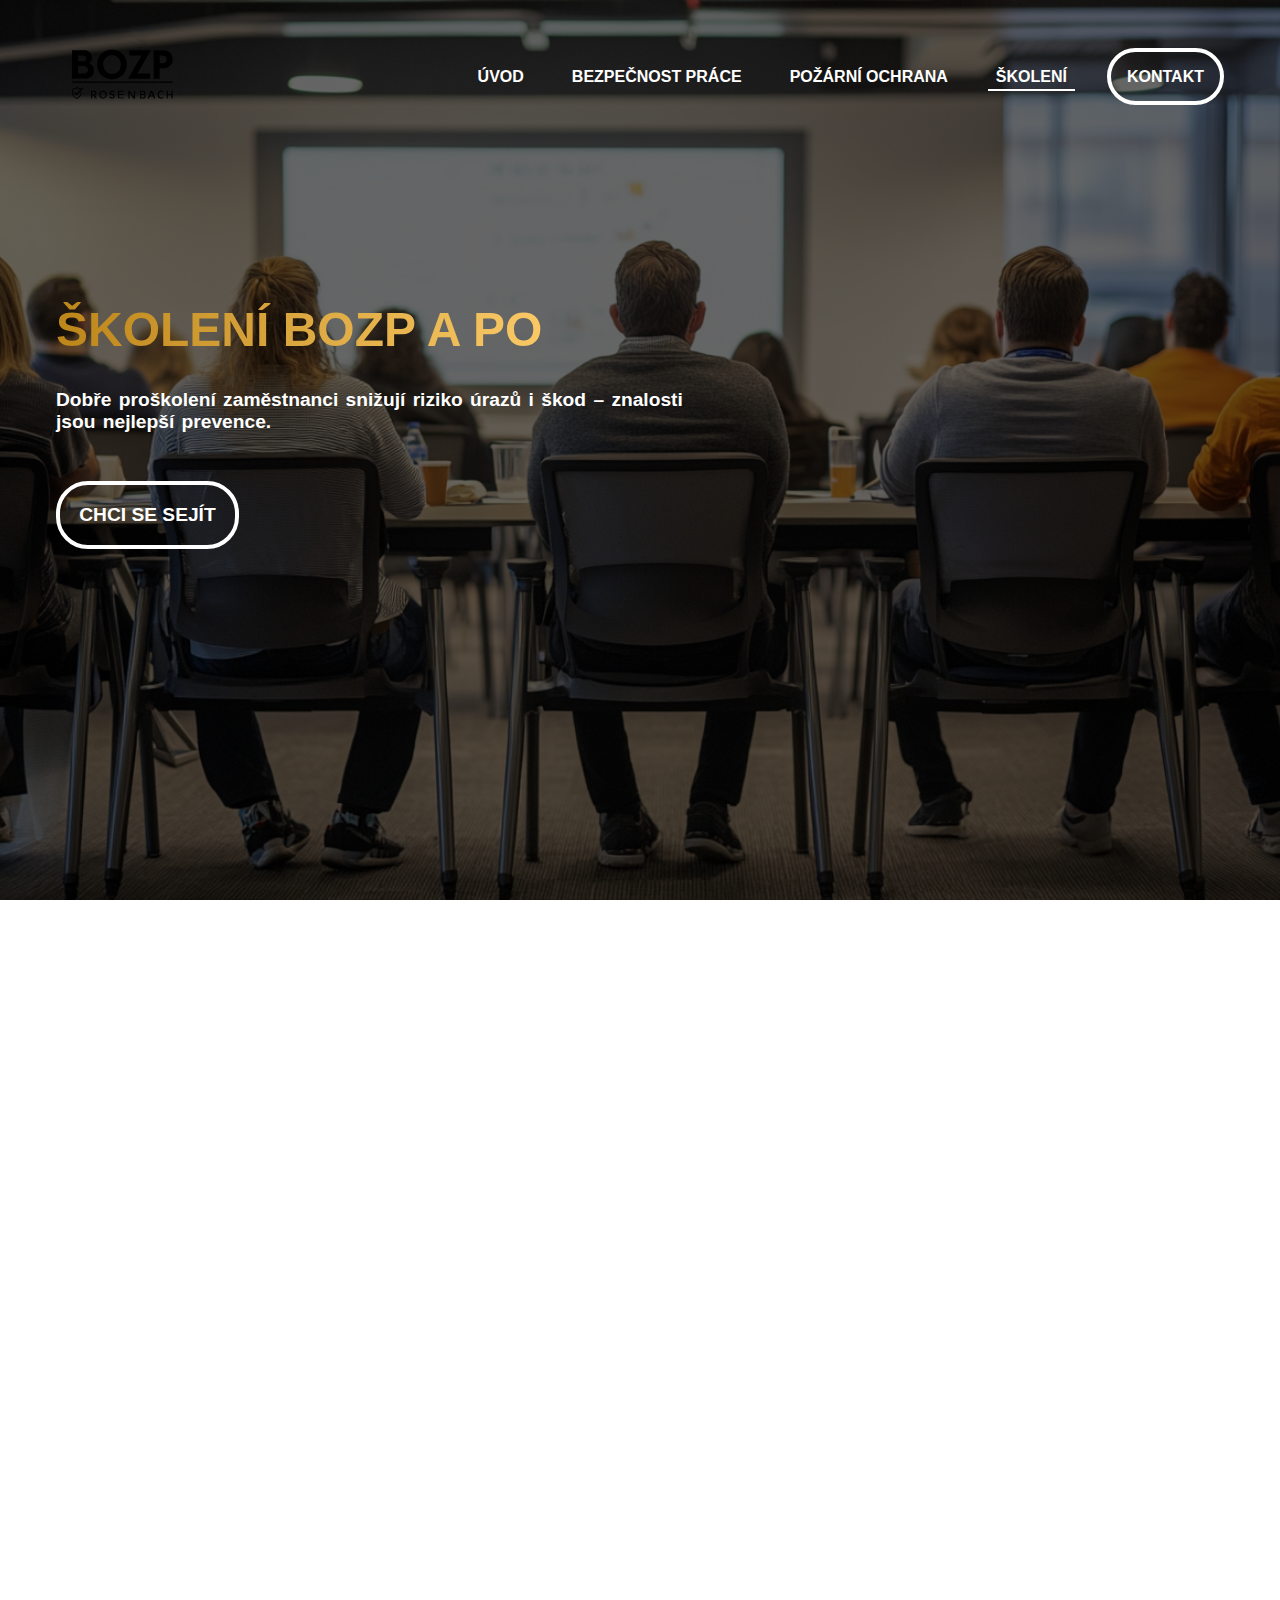
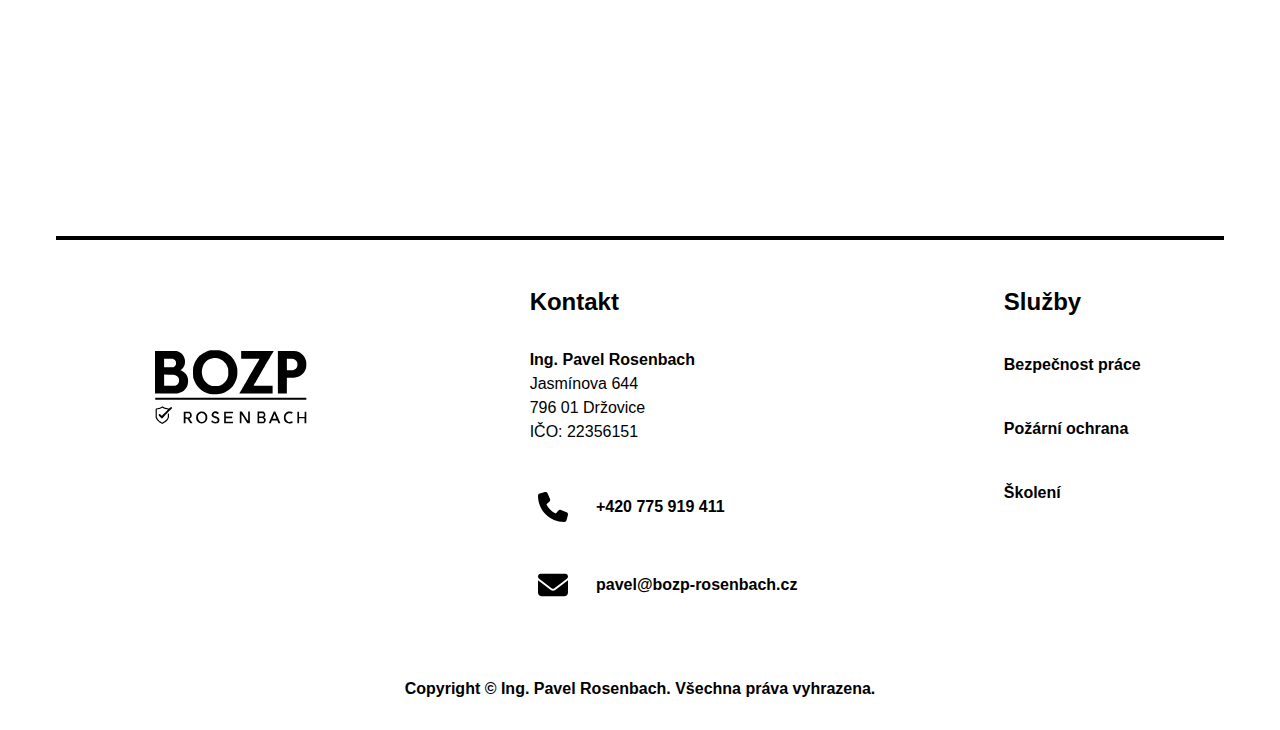
<file: skoleni.html>
<!DOCTYPE html>
<html lang="cs">

<head>
    <meta charset="UTF-8">
    <meta name="viewport" content="width=device-width, initial-scale=1.0">
    <!-- <meta name="description" content="Zubní ordinace společnosti DENTEFECT s.r.o. v Přelouči. MUDr. Jiří Prokopec"> -->
    <!-- <meta name="keywords" content="Prokopec, Přelouč, DENTEFECT, zubař"> -->
    <meta name="robots" content="noindex, nofollow">
    <!-- <meta name="author" content="MUDr. Jiří Prokopec"> -->
    <!-- <title>Zubní ordinace MUDr. Jiří Prokopec v Přelouči | DENTEFECT s.r.o.</title> -->
    <!-- <link rel="preload" as="image" href="img/main-photo.avif"> -->
    <!-- <link rel="icon" href="img/dentefect.webp" type="image/webp"> -->
    <link rel="stylesheet" href="css/styly.css">
    <!-- <link rel="stylesheet" href="css/queries.css"> -->
    <!-- <link rel="canonical" href="https://www.dentefect.cz/"> -->

</head>
<body>
    <header class="wrapper">
        <div class="main-photo training">
            <div class="row">
            <nav id="nav-bar" class="navbar">
                <a href="index.html" class="logo">
                    <img src="img/logo-black.svg" fetchpriority="high" loading="eager" width="150" height="150" alt="Rosenbach logo, na hlavní stránku">
                </a>
                <ul class="nav">
                    <li><a href="index.html">Úvod</a></li>
                    <li><a href="bezpecnost-prace.html">Bezpečnost práce</a></li>
                    <li><a href="pozarni-ochrana.html">Požární ochrana</a></li>
                    <li><a href="skoleni.html" class="active">Školení</a></li>
                    <li><a href="kontakt.html" class="coat">Kontakt</a></li>
                </ul>
                <button class="btn-mobile-nav" title="Menu">
                    <img src="img/menu-white.svg" class="icon-mobile-nav" name="menu" aria-hidden="true" fetchpriority="high" loading="eager" width="30" height="30" alt="ikona menu, otevřít"></img>
                    <img fetchpriority="low" loading="lazy" src="img/close.svg" class="icon-mobile-nav" name="close" aria-hidden="true" width="30" height="30" alt="ikona menu, zavřít"></img>
                </button>
            </nav>
                <div class="main-text bozp skoleni">
                    <h1 class="introduction">Školení BOZP a PO</h1>
                    <p class="intro-text bozp">Dobře proškolení zaměstnanci snižují riziko úrazů i škod – znalosti jsou nejlepší prevence.</p>
                    <a href="kontakt.html" class="cta">Chci&nbsp;se&nbsp;sejít</a>
                </div>
            </div>
        </div>
    </header>

    <main>
        <!-- ABOUT-TRAINING -->
        <section class="about bozp row">
            <div class="article">
                <div class="text hidden">
                    <h2>Nabídka školení</h2>
                    <article>
                        <p>Poskytuji školení v oblasti <span class="bold-text">BOZP a požární ochrany</span> v souladu s platnou legislativou. Školím <span class="bold-text">zaměstnance i vedoucí pracovníky</span>, od administrativních pozic až po výrobní personál. Zaměřuji se nejen na splnění zákonných povinností, ale i na praktickou prevenci rizik v běžném provozu. Nabízím také školení pro <span class="bold-text">specifické činnosti</span>, jako je práce ve výškách, manipulace s břemeny, doprava a další.</p>
                        <p>Postarám se také o to, aby školení nezůstalo jen jednorázovou formalitou – <span class="bold-text">ohlídám za vás termíny pravidelného opakování</span> a zajistím, že zaměstnanci budou mít vždy platné a aktuální proškolení. Po předchozí domluvě mohu školení provést i <span class="bold-text">v anglickém jazyce</span>.</p>
                    </article>
                </div>
            </div>
        </section>
        <section class="row">
            <div class="type-of-training hidden">
                <div class="training bozp">
                    <img src="img/bozp.svg" fetchpriority="low" loading="lazy" width="76" height="76" alt="">
                    <h3>Školení BOZP</h3>
                </div>
                <div class="training po">
                    <img src="img/po.svg" fetchpriority="low" loading="lazy" width="76" height="76" alt="">
                    <h3>Školení PO</h3>
                </div>
                <div class="training staff">
                    <img src="img/staff.svg" fetchpriority="low" loading="lazy" width="76" height="76" alt="">
                    <h3>Školení vedoucích zaměstnanců</h3>
                </div>
                <div class="training administration">
                    <img src="img/administration.svg" fetchpriority="low" loading="lazy" width="76" height="76" alt="">
                    <h3>Administrativa</h3>
                </div>
                <div class="training drivers">
                    <img src="img/drivers.svg" fetchpriority="low" loading="lazy" width="76" height="76" alt="">
                    <h3>Školení řidičů - referentů</h3>
                </div>
                <div class="training production">
                    <img src="img/production.svg" fetchpriority="low" loading="lazy" width="76" height="76" alt="">
                    <h3>Výrobní činnosti</h3>
                </div>
            </div>
        </section>
        
    </main>
    <footer>
        <div class="row">
            <div class="footer-content">
                <a href="index.html" class="footer-logo"><img src="img/logo-black.svg" fetchpriority="low" loading="lazy" width="200" height="200" alt=""></a>
                <div class="contact-column">
                    <h3>Kontakt</h3>
                    <div class="info">  
                        <p><strong>Ing. Pavel Rosenbach</strong></p>
                        <p>Jasmínova 644</p>
                        <p>796 01 Držovice</p>
                        <p>IČO: 22356151</p>
                    </div>
                    <img fetchpriority="low" loading="lazy" src="img/phone.svg" alt="telefon ikona" width="46" height="30">
                    <a href="callto:+420775919411">+420 775 919 411</a>
                    <img fetchpriority="low" loading="lazy" src="img/envelope.svg" alt="obálka ikona" width="46" height="30">
                    <a href="mailto:pavel@bozp-rosenbach.cz">pavel@bozp-rosenbach.cz</a>
                </div>
                <div class="offers-column">
                    <h3>Služby</h3>
                    <a href="bezpecnost-prace.html">Bezpečnost práce</a>
                    <a href="pozarni-ochrana.html">Požární ochrana</a>
                    <a href="skoleni.html">Školení</a>
                </div>
            </div>
            <p class="copyright">Copyright &copy; Ing. Pavel Rosenbach. Všechna práva vyhrazena.</p>
            <!-- <div class="author">
                <a href="https://www.linkedin.com/in/ivan-bastl-85846b306/" target="_blank">B_webdesign</a>
            </div> -->
        </div>
    </footer>
    <script src="js/script.js" async></script>
</body>
</html>
</file>
<file: css/styly.css>
* {
  margin: 0;
  padding: 0;
  box-sizing: border-box;
}
*:focus-visible {
  outline: 0.8em solid rgba(52, 251, 62, 0.5);
}

html {
  scroll-behavior: smooth;
  font-family: Arial, Helvetica, sans-serif;
}
.wrapper {
  overflow: clip;
  position: relative;
}

.row {
  zoom: 1;
  max-width: 1200px;
  margin: 0 auto;
  padding: 0 1rem;
}

.row:before,
.row:after {
  content: "";
  display: table;
}

.row:after {
  clear: both;
}

/* @font-face {
  font-family: Sawarabi Mincho;
  src: url(../font/sawarabi-mincho.woff2) format("woff2");
  font-style: normal;
  font-display: swap;
} */

/***** REUSABLE *****/
.navbar {
  display: flex;
  align-items: center;
  justify-content: space-between;
  width: 100%;
  height: max-content;
  background-color: transparent;
  z-index: 999;
}
.sticky {
  position: fixed;
  top: 0;
  bottom: 0;
  width: 100%;
  height: max-content;
  background-color: #000000ef;
  box-shadow: 0 1rem 3rem #00000032;
}

.btn-mobile-nav {
  display: block;
  border: transparent;
  background-color: transparent;
  margin-right: 1rem;
  padding: 0.5rem;
  z-index: 9999;
}
@media (min-width: 48em) {
  .btn-mobile-nav {
    display: none;
    border: none;
    background: none;
    cursor: pointer;
  }
}
@media (min-width: 75em) {
  .btn-mobile-nav {
    margin-right: 0;
  }
}

.logo img {
  width: 50%;
}
@media (min-width: 27em) {
  .logo img {
    width: 60%;
  }
}
@media (min-width: 35em) {
  .logo img {
    width: 100%;
  }
}
@media (min-width: 75em) {
  .logo img {
    margin-left: 0;
  }
}

.nav {
  position: fixed;
  background-color: #ffffffe3;
  top: 0;
  left: 0;
  width: 100%;
  height: 100vh;
  display: flex;
  justify-content: center;
  align-items: center;
  flex-direction: column;
  gap: 2rem;
  font-size: 1rem;
  transition: all 0.5s;
  opacity: 0;
  transform: translateX(100%);
  pointer-events: none;
  visibility: hidden;
  z-index: 999;
  list-style: none;
}
@media (min-width: 48em) {
  .nav {
    position: static;
    flex-direction: row;
    justify-content: flex-end;
    flex-basis: auto;
    opacity: 1;
    pointer-events: auto;
    visibility: visible;
    transform: translateX(0);
    height: auto;
    gap: 0rem;
    background-color: transparent;
  }
}
@media (min-width: 53em) {
  .nav {
    margin-right: 1rem;
    gap: 0.6rem;
  }
}
@media (min-width: 55em) {
  .nav {
    gap: 1rem;
  }
}
@media (min-width: 64em) {
  .nav {
    margin-right: 2rem;
    gap: 2rem;
  }
}
@media (min-width: 75em) {
  .nav {
    margin-right: 0;
    gap: 2rem;
  }
}

.nav .active {
  border-bottom: 0.125rem #000 solid;
}
@media (min-width: 48em) {
  .nav .active {
    border-bottom: 0.125rem #fff solid;
  }
}

.nav a {
  text-decoration: none;
  color: #000;
  font-size: 1rem;
  padding: 0.8rem 1rem 0.25rem 1rem;
  text-transform: uppercase;
  font-weight: bolder;
  border-bottom: 0.125rem #ffffff00 solid;
  width: max-content;
}
@media (min-width: 48em) {
  .nav a:link,
  .nav a:visited {
    color: #fff;
    padding: 1rem 0.5rem 0.25rem 0.5rem;
  }
  .nav a:hover,
  .nav a:active {
    border-bottom: 0.125rem #ffffff solid;
    transition: 0.5s;
  }
  .nav .coat:link,
  .nav .coat:visited {
    color: #fff;
    background-color: #ffffff00;
    border-radius: 2rem;
    padding: 1rem;
    border: 0.25rem #fff solid;
  }
  .nav .coat:hover,
  .nav .coat:active {
    color: #000;
    background-color: #fff;
    transition: 0.5s;
    border: #000;
    border: 0.25rem #fff solid;
  }
  .nav .active.coat {
    color: #000;
    background-color: #fff;
    border: 0.25rem #fff solid;
  }
}
@media (min-width: 64em) {
  .nav a {
    padding: 1rem;
  }
}

.nav a.reverse {
  color: #000;
}
@media (min-width: 48em) {
  .nav a.reverse:link,
  .nav a.reverse:visited {
    color: #000;
  }
  .nav a.reverse:hover,
  .nav a.reverse:active {
    border-bottom: 0.125rem #000 solid;
  }
  .nav .coat.reverse:link,
  .nav .coat.reverse:visited {
    color: #fff;
    background-color: #000000;
    border-radius: 2rem;
    padding: 1rem;
    border: 0.25rem #000000 solid;
  }
  .nav .coat:hover,
  .nav .coat:active {
    color: #000;
    background-color: #fff;
    transition: 0.5s;
    border: #000;
    border: 0.25rem #fff solid;
  }
  .nav .active.coat {
    color: #000;
    background-color: #fff;
    border: 0.25rem #fff solid;
  }
}

.nav-open .nav {
  opacity: 1;
  pointer-events: auto;
  visibility: visible;
  transform: translateX(0);
}
.nav-open .icon-mobile-nav[name="close"] {
  display: block;
}
.nav-open .icon-mobile-nav[name="menu"] {
  display: none;
}
.icon-mobile-nav[name="close"] {
  display: none;
}

.heading-main h2 {
  margin: 6rem 0 3rem 0;
  font-size: 1.7em;
  text-transform: uppercase;
  text-align: center;
  /* font-family: */
  /* font-weight: bolder; */
  color: #000;
}
@media (min-width: 27em) {
  .heading-main h2 {
    font-size: 2rem;
  }
}
@media (min-width: 35em) {
  .heading-main h2 {
    margin: 10rem 0 5rem 0;
    font-size: 2.2rem;
  }
}
@media (min-width: 48em) {
  .heading-main h2 {
    font-size: 2.5rem;
  }
}

.bold-text {
  font-weight: bold;
}
article p:not(:last-child) {
  margin-bottom: 1rem;
}

/* animation */
@media (min-width: 48em) {
  .hidden {
    opacity: 0;
    transition: all 0.6s;
    transform: translateY(30%);
  }

  .show {
    opacity: 1;
    transition: 0.6s;
    transform: translateY(0);
  }

  .hidden:nth-child(2) {
    transition-delay: 100ms;
  }

  .hidden:nth-child(3) {
    transition-delay: 200ms;
  }

  .hidden-left {
    opacity: 0;
    transform: translateX(-100%);
    transition: all 0.6s;
  }

  .show-left {
    opacity: 1;
    transition: 1s;
    transform: translateX(0);
  }

  .hidden-right {
    opacity: 0;
    transform: translateX(100%);
    transition: all 0.6s;
  }

  .show-right {
    opacity: 1;
    transition: 1s;
    transform: translateX(0);
  }
}

/***** ÚVOD *****/
/* opening-photo */
.main-photo {
  background-image: linear-gradient(
      to bottom,
      rgba(0, 0, 0, 0.6),
      rgba(0, 0, 0, 0.6)
    ),
    url("../img/main-photo.avif");
  background-size: cover;
  background-position: right center;
  /* object-fit: cover; */
  /* object-position: right center; */
  /* background-attachment: fixed; */
  height: 100vh;
}
@media (min-width: 40em) {
  .main-photo {
    background-size: cover;
    background-position: top;
    /* object-fit: cover; */
    /* object-position: right center; */
    /* background-attachment: fixed; */
    height: 100vh;
  }
}

.main-text {
  position: absolute;
  display: flex;
  flex-direction: column;
  align-items: center;
  gap: 1rem;
  top: 30%;
  margin-right: 1rem;
}
@media (min-width: 35em) {
  .main-text {
    width: 70%;
  }
}
@media (min-width: 48em) {
  .main-text {
    margin-left: 2rem;
    width: 50%;
  }
}
@media (min-width: 75em) {
  .main-text {
    margin-left: 0;
  }
}

.intro-text {
  color: #fff;
  font-weight: bold;
  align-self: flex-start;
  font-size: 1rem;
  text-transform: uppercase;
}
@media (min-width: 27em) {
  .intro-text {
    font-size: 1.2rem;
  }
}

.main-text .introduction {
  font-size: 1.7rem;
  font-weight: bold;
  color: #fff;
  align-self: flex-start;
  text-transform: uppercase;
}
@media (min-width: 27em) {
  .main-text .introduction {
    font-size: 2rem;
  }
}
@media (min-width: 35em) {
  .main-text .introduction {
    font-size: 2.2rem;
  }
}
@media (min-width: 48em) {
  .main-text .introduction {
    font-size: 2.5rem;
  }
}
@media (min-width: 64em) {
  .main-text .introduction {
    font-size: 3rem;
  }
}

.main-text .cta {
  text-decoration: none;
  font-size: 1.2rem;
  color: #000;
  font-weight: bold;
  background-color: #fff;
  border: 0.25rem #fff solid;
  padding: 1rem 2rem 1rem 2rem;
  border-radius: 2rem;
  margin-top: 2rem;
  text-transform: uppercase;
  align-self: center;
}
@media (min-width: 27em) {
  .main-text .cta {
    align-self: flex-start;
    padding: 1.2rem;
  }
}
@media (min-width: 48em) {
  .main-text .cta {
    color: #fff;
    background-color: transparent;
  }
  .main-text .cta:link,
  .main-text .cta:visited {
    color: #fff;
    background-color: transparent;
  }
  .main-text .cta:hover,
  .main-text .cta:active {
    color: #000;
    background-color: #ffffff;
    transition: 0.5s;
  }
}

/* about-help */
.type-of-help {
  display: grid;
  grid-template-columns: 1fr;
  grid-template-rows: 1fr 1fr 1fr;
  text-align: center;
  row-gap: 3rem;
}
@media (min-width: 27em) {
  .type-of-help {
    margin: 0 3rem;
  }
}
@media (min-width: 37em) {
  .type-of-help {
    grid-template-columns: 1fr 1fr;
    grid-template-rows: 1fr 1fr;
    margin: 0;
    column-gap: 1rem;
  }
}
@media (min-width: 48em) {
  .type-of-help {
    grid-template-columns: 1fr 1fr 1fr;
    grid-template-rows: 1fr;
  }
}
@media (min-width: 64em) {
  .type-of-help {
    column-gap: 2rem;
  }
}

.type-of-help h3 {
  text-transform: uppercase;
}
.type-of-help img {
  max-width: 100%;
}
.help-box {
  display: flex;
  flex-direction: column;
  align-items: center;
  justify-content: space-between;
  gap: 2rem;
  border: 0.25rem #000 solid;
  border-radius: 3rem;
  padding: 1rem;
  text-decoration: none;
  color: #000;
  transition: 0.3s ease;
}

@media (min-width: 48em) {
  .help-box.one:hover {
    color: #376231;
    border: 0.25rem #376231 solid;
    /* transition: 0.25s; */
    transform: translateY(-1rem);
    box-shadow: 0 1.3rem 2rem #37623120;
  }
  .help-box.two:hover {
    color: #ae0000;
    border: 0.25rem #ae0000 solid;
    /* transition: 0.25s; */
    transform: translateY(-1rem);
    box-shadow: 0 1.3rem 2rem #ae00001a;
  }
  .help-box.last:hover {
    color: #6e4c08;
    border: 0.25rem #6e4c08 solid;
    /* transition: 0.25s; */
    transform: translateY(-1rem);
    box-shadow: 0 1.3rem 2rem #6e4c081f;
  }
}

@media (min-width: 37em) {
  .last {
    grid-column: span 2;
    align-self: center;
    margin: 0 9.5rem;
  }
}
@media (min-width: 48em) {
  .last {
    grid-column: 3;
    align-self: auto;
    margin: 0;
  }
}

/* about-me */
.about .article {
  display: flex;
  flex-direction: column;
  gap: 2rem;
  justify-content: center;
  align-items: flex-start;
  margin: 5rem 0;
}
@media (min-width: 55em) {
  .about .article {
    flex-direction: row;
    margin: 10rem 0 10rem 0;
  }
}

.about h3 {
  font-size: 1.5rem;
  text-align: left;
  font-weight: bold;
  color: #000;
  margin-bottom: 0.5rem;
}
@media (min-width: 27em) {
  .about h3 {
    font-size: 2rem;
    margin-bottom: 1rem;
  }
}
@media (min-width: 64em) {
  .about h3 {
    font-size: 2.5rem;
    margin-bottom: 2rem;
  }
}

.about .text {
  font-size: 1rem;
  text-align: left;
  line-height: 1.5;
}

.about img {
  width: 100%;
  height: 100%;
  box-shadow: 0 1.3rem 2rem #00000038;
}
@media (min-width: 55em) {
  .about img {
    width: 40%;
  }
}

/* why-me */
.why-me {
  background-image: linear-gradient(
      to bottom,
      rgba(0, 0, 0, 0.756),
      rgba(0, 0, 0, 0.756)
    ),
    url("../img/why-me.png");
  background-size: cover;
  background-position: center;
  padding-bottom: 5rem;
  margin-bottom: 5rem;
  color: #fff;
}
@media (min-width: 48em) {
  .why-me {
    padding-bottom: 8rem;
    background-attachment: fixed;
  }
}
.why-me h2 {
  color: #fff;
}
.why-me .text {
  font-size: 1rem;
  text-align: center;
  line-height: 1.5;
  margin-bottom: 3rem;
}
@media (min-width: 64em) {
  .why-me .text {
    font-size: 1.2rem;
  }
}

.why-me-box {
  display: flex;
  flex-direction: row;
  align-items: flex-start;
  gap: 1rem;
  border: 0.25rem #fff solid;
  border-radius: 3rem;
  padding: 1rem;
  font-size: 0.8rem;
}
@media (min-width: 27em) {
  .why-me-box {
    font-size: 0.8rem;
  }
}
@media (min-width: 57em) {
  .why-me-box {
    font-size: 0.9rem;
  }
}
@media (min-width: 64em) {
  .why-me-box {
    font-size: 1rem;
  }
}

@media (min-width: 37em) {
  .last {
    grid-column: span 2;
    align-self: center;
    margin: 0 9.5rem;
  }
}
@media (min-width: 48em) {
  .last {
    grid-column: 3;
    align-self: auto;
    margin: 0;
  }
}

.why-me-box img {
  max-width: 50%;
}
@media (min-width: 48em) {
  .why-me-box img {
    width: 100%;
  }
}

.box-text {
  display: flex;
  flex-direction: column;
  gap: 1.5rem;
  text-align: left;
}

/***** BEZPEČNOST-PRÁCE *****/
.main-photo.bozp {
  background-image: linear-gradient(
      to bottom,
      rgba(0, 0, 0, 0.6),
      rgba(0, 0, 0, 0.6)
    ),
    url("../img/bezpecnost-prace.png");
  background-size: cover;
  background-position: top;
  height: 100vh;
}
.main-text.bozp {
  margin-top: 2rem;
}
.intro-text.bozp {
  font-size: 1rem;
  word-spacing: 0.125rem;
  text-transform: unset;
  margin-top: 0.5rem;
}
@media (min-width: 27em) {
  .intro-text.bozp {
    margin-top: 1rem;
    font-size: 1.2rem;
  }
}

.main-text.bozp .introduction {
  background: linear-gradient(to right, #387630, #9cff9c);
  background-clip: text;
  -webkit-text-fill-color: transparent;
}

.bozp h2 {
  font-size: 1.5rem;
  text-align: left;
  font-weight: bold;
  color: #000;
  margin-bottom: 0.5rem;
}
@media (min-width: 27em) {
  .bozp h2 {
    font-size: 2rem;
    margin-bottom: 1rem;
  }
}
@media (min-width: 64em) {
  .bozp h2 {
    font-size: 2.5rem;
    margin-bottom: 2rem;
    line-height: 1;
  }
}
.help-bozp {
  background-image: linear-gradient(
      to bottom,
      rgba(0, 0, 0, 0.756),
      rgba(0, 0, 0, 0.756)
    ),
    url("../img/kontrola-inspekce.png");
  background-size: cover;
  background-position: center;
  padding-bottom: 5rem;
  margin-bottom: 5rem;
  color: #fff;
}
@media (min-width: 48em) {
  .help-bozp {
    padding-bottom: 8rem;
    background-attachment: fixed;
  }
}
.help-bozp h2 {
  color: #fff;
  line-height: 1.2;
}
.help-bozp .text {
  font-size: 1rem;
  text-align: center;
  line-height: 1.5;
}
@media (min-width: 48em) {
  .help-bozp .text {
    margin: 0 5rem;
  }
}
@media (min-width: 64em) {
  .help-bozp .text {
    font-size: 1.2rem;
  }
}

/***** POŽÁRNÍ-OCHRANA *****/
.main-photo.po {
  background-image: linear-gradient(
      to bottom,
      rgba(0, 0, 0, 0.6),
      rgba(0, 0, 0, 0.6)
    ),
    url("../img/pozarni-ochrana.png");
  background-size: cover;
  background-position: center;
  height: 100vh;
}
.main-text.po .introduction {
  background: linear-gradient(to right, #b20b0b, #f67777);
  background-clip: text;
  -webkit-text-fill-color: transparent;
}

.about.po img {
  max-width: 100%;
  box-shadow: 0 1.3rem 2rem #00000038;
  align-self: center;
}
@media (min-width: 37em) {
  .about.po img {
    width: 60%;
  }
}
@media (min-width: 55em) {
  .about.po img {
    width: 30%;
  }
}

.help-fire {
  background-image: linear-gradient(
      to bottom,
      rgba(0, 0, 0, 0.5),
      rgba(0, 0, 0, 0.5)
    ),
    url("../img/kontrola-hzs.png");
  background-size: cover;
  background-position: center;
  padding-bottom: 5rem;
  margin-bottom: 5rem;
  color: #fff;
}
@media (min-width: 48em) {
  .help-fire {
    padding-bottom: 8rem;
    background-attachment: fixed;
  }
}
.help-fire h2 {
  color: #fff;
  line-height: 1.2;
}
.help-fire .text {
  font-size: 1rem;
  text-align: center;
  line-height: 1.5;
}
@media (min-width: 48em) {
  .help-fire .text {
    margin: 0 5rem;
  }
}
@media (min-width: 64em) {
  .help-fire .text {
    font-size: 1.2rem;
  }
}

/***** ŠKOLENÍ *****/
.main-photo.training {
  background-image: linear-gradient(
      to bottom,
      rgba(0, 0, 0, 0.6),
      rgba(0, 0, 0, 0.6)
    ),
    url("../img/skoleni3.png");
  background-size: cover;
  background-position: center;
  /* object-fit: cover; */
  /* object-position: right center; */
  /* background-attachment: fixed; */
  height: 100vh;
}
.main-text.skoleni .introduction {
  background: linear-gradient(to right, #bd861a, #fac966);
  background-clip: text;
  -webkit-text-fill-color: transparent;
}
.type-of-training {
  display: grid;
  grid-template-columns: 1fr;
  grid-template-rows: repeat(6, 1fr);
  row-gap: 3rem;
  margin-bottom: 5rem;
  justify-items: center;
}
@media (min-width: 38em) {
  .type-of-training {
    grid-template-columns: 1fr 1fr;
    grid-template-rows: repeat(3, 1fr);
  }
}
@media (min-width: 38em) {
  .type-of-training {
    grid-template-columns: 1fr 1fr;
    grid-template-rows: repeat(3, 1fr);
    margin-bottom: 8rem;
  }
}
@media (min-width: 55em) {
  .type-of-training {
    grid-template-columns: repeat(3, 1fr);
    grid-template-rows: 1fr 1fr;
  }
}

.type-of-training .training {
  display: flex;
  flex-direction: row;
  gap: 2rem;
  align-items: center;
  padding: 1rem;
  /* border: 0.25rem #000 solid; */
  border-radius: 2rem;
  line-height: 1.2;
  width: 17.5rem;
  border: 0.25rem #000 solid;
}
/* .type-of-training .bozp,
.type-of-training .administration {
  border: 0.25rem #5cb338 solid;
  color: #5cb338;
}
.type-of-training .po,
.type-of-training .drivers {
  border: 0.25rem #fb4141 solid;
  color: #fb4141;
}
.type-of-training .staff,
.type-of-training .production {
  border: 0.25rem #ffc145 solid;
  color: #ffc145;
} */

/***** KONTAKT *****/
.contact .introduction {
  margin: 3rem 0;
  color: #000;
  text-align: center;
}
@media (min-width: 27em) {
  .contact .introduction {
    font-size: 2rem;
  }
}
@media (min-width: 35em) {
  .contact .introduction {
    font-size: 2.2rem;
  }
}
@media (min-width: 48em) {
  .contact .introduction {
    font-size: 2.5rem;
  }
}
@media (min-width: 64em) {
  .contact .introduction {
    font-size: 3rem;
  }
}

.contact-page .text {
  font-size: 1rem;
  font-weight: bold;
  text-align: center;
  line-height: 1.5;
  margin-bottom: 3rem;
}
@media (min-width: 48em) {
  .contact-page .text {
    margin: 0 5rem 5rem 5rem;
    font-size: 1.3rem;
  }
}

.contact-form {
  display: flex;
  flex-direction: column;
  gap: 5rem;
  margin-bottom: 5rem;
}
@media (min-width: 64em) {
  .contact-form {
    flex-direction: row;
    gap: 1rem;
    justify-content: space-around;
  }
}
.contact-form-background::before {
  content: "";
  position: absolute;
  width: 150%;
  height: 60%;
  background-color: #37623125;
  bottom: 15%;
  z-index: -1;
}
.contact-form-area {
  color: #fff;
  display: flex;
  flex-direction: column;
  gap: 1rem;
  background-color: #000000;
  border-radius: 0.5rem;
  padding: 2rem 1rem;
}
@media (min-width: 27em) {
  .contact-form-area {
    padding: 2rem;
    margin: 0 1rem;
  }
}
@media (min-width: 37em) {
  .contact-form-area {
    padding: 2rem;
    margin: 0 2rem;
  }
}
@media (min-width: 48em) {
  .contact-form-area {
    padding: 2rem;
    margin: 0 4rem;
  }
}
@media (min-width: 64em) {
  .contact-form-area {
    padding: 2rem;
    margin: 0;
  }
}

.form-group {
  display: flex;
  flex-direction: column;
  gap: 0.5rem;
}

.form-group label {
  font-weight: bold;
}
@media (min-width: 37em) {
  .form-group label {
    font-size: 1.2rem;
  }
}

.form-group input,
.form-group textarea {
  padding: 0.25rem;
  color: #000;
  border-radius: 0.5rem;
  border: solid #ffffff;
}
@media (min-width: 37em) {
  .form-group input,
  .form-group textarea {
    font-size: 1rem;
    padding: 0.3rem;
  }
}
.contact-form textarea {
  resize: none;
}
.contact-form button {
  align-self: center;
  width: max-content;
  color: #000000;
  font-weight: bolder;
  font-size: 1rem;
  text-decoration: none;
  text-transform: uppercase;
  margin-top: 1rem;
  padding: 1rem;
  background-color: #ffffff;
  border: 0.25rem solid #fff;
  border-radius: 0.5rem;
  cursor: pointer;
  transition: 0.25s;
}
@media (min-width: 48em) {
  .contact-form button:hover {
    background-color: #bfbfbf;
    border: 0.25rem solid #bfbfbf;
  }
}

.contact-form-area a {
  color: #fff;
  font-weight: bold;
}

.profile {
  display: flex;
  flex-direction: column;
  align-items: center;
  gap: 0.5rem;
  background-color: #fff;
  height: fit-content;
  border-radius: 1rem;
  padding: 2rem;
  box-shadow: 0 1.3rem 2rem #00000038;
}
@media (min-width: 27em) {
  .profile {
    margin: 0 1rem;
  }
}
@media (min-width: 37em) {
  .profile {
    margin: 0 2rem;
  }
}
@media (min-width: 48em) {
  .profile {
    margin: 0 4rem;
  }
}
@media (min-width: 64em) {
  .profile {
    margin: 0;
    padding: 0.5rem;
  }
}
@media (min-width: 68em) {
  .profile {
    margin: 0;
    padding: 2rem;
  }
}
.profile img {
  border-radius: 50%;
  object-fit: cover;
  object-position: top;
}
.profile p {
  font-weight: bold;
}
.profile a {
  text-decoration: none;
  color: #000;
}
.profile .quote {
  font-size: 1.3rem;
  margin-top: 1rem;
}
@media (min-width: 48em) {
  .profile .quote {
    font-size: 2rem;
  }
}

/***** FOOTER *****/
.footer-content {
  display: grid;
  grid-template-rows: 1fr 1fr 1fr;
  row-gap: 3rem;
  border-top: 0.25rem #000 solid;
  margin-bottom: 3rem;
}
@media (min-width: 37em) {
  .footer-content {
    grid-template-rows: 1fr 1fr;
    grid-template-columns: 1fr 1fr;
    column-gap: 1rem;
    justify-items: flex-end;
    margin-left: 3rem;
    margin-right: 3rem;
  }
}
@media (min-width: 48em) {
  .footer-content {
    display: flex;
    flex-direction: row;
    gap: 3rem;
    justify-content: space-around;
    margin: 0 0 5rem 0;
    padding-top: 3rem;
  }
}

.footer-logo {
  justify-self: center;
  align-self: flex-end;
}
@media (min-width: 37em) {
  .footer-logo {
    grid-column: span 2;
  }
}
@media (min-width: 48em) {
  .footer-logo {
    align-self: flex-start;
  }
}
.contact-column {
  display: grid;
  grid-template-columns: 1fr 8fr;
  row-gap: 1rem;
  column-gap: 1rem;
}
@media (min-width: 27em) {
  .contact-column {
    margin-left: 2rem;
  }
}
@media (min-width: 37em) {
  .contact-column {
    margin-left: 0rem;
    row-gap: 2rem;
  }
}
@media (min-width: 48em) {
  .contact-column {
    grid-template-columns: 1fr 4fr;
  }
}

.contact-column h3 {
  grid-column: 1/3;
  font-size: 1.2rem;
}
@media (min-width: 48em) {
  .contact-column h3 {
    font-size: 1.5rem;
  }
}

.contact-column .info {
  grid-column: 1/3;
  line-height: 1.5;
}
.contact-column a {
  text-decoration: none;
  color: #000;
  font-weight: bold;
  align-self: center;
}
.contact-column img {
  max-width: 100%;
}
.contact-column a,
.contact-column img {
  margin-top: 1rem;
}

.offers-column {
  display: flex;
  flex-direction: column;
  gap: 2rem;
}
@media (min-width: 27em) {
  .offers-column {
    margin-left: 2rem;
  }
}
@media (min-width: 37em) {
  .offers-column {
    margin-left: 0;
  }
}

.offers-column h3 {
  font-size: 1.2rem;
  padding-left: 0.5rem;
}
@media (min-width: 48em) {
  .offers-column h3 {
    font-size: 1.5rem;
  }
}
.offers-column a {
  text-decoration: none;
  color: #000;
  font-weight: bold;
  border-bottom: 0.125rem #00000000 solid;
  padding: 0.5rem 0.5rem 0.25rem 0.5rem;
  width: max-content;
}
@media (min-width: 48em) {
  .offers-column a:hover {
    border-bottom: 0.125rem #000 solid;
    transition: 0.5s;
  }
}

.copyright {
  font-size: 1rem;
  text-align: center;
  font-weight: bold;
  margin-bottom: 2rem;
}
.author {
  text-align: center;
  margin: 1rem;
}
@media (min-width: 48em) {
  .author {
    margin-top: 0;
    margin-bottom: 2rem;
    text-align: right;
  }
}
.author a {
  text-decoration: none;
  color: #000;
  padding: 0.5rem;
  font-weight: bold;
}
@media (min-width: 48em) {
  .author a:link,
  .author a:visited {
    color: #00000091;
  }
  .author a:hover,
  .author a:active {
    color: #000;
    transition: 0.5s;
  }
}
</file>
